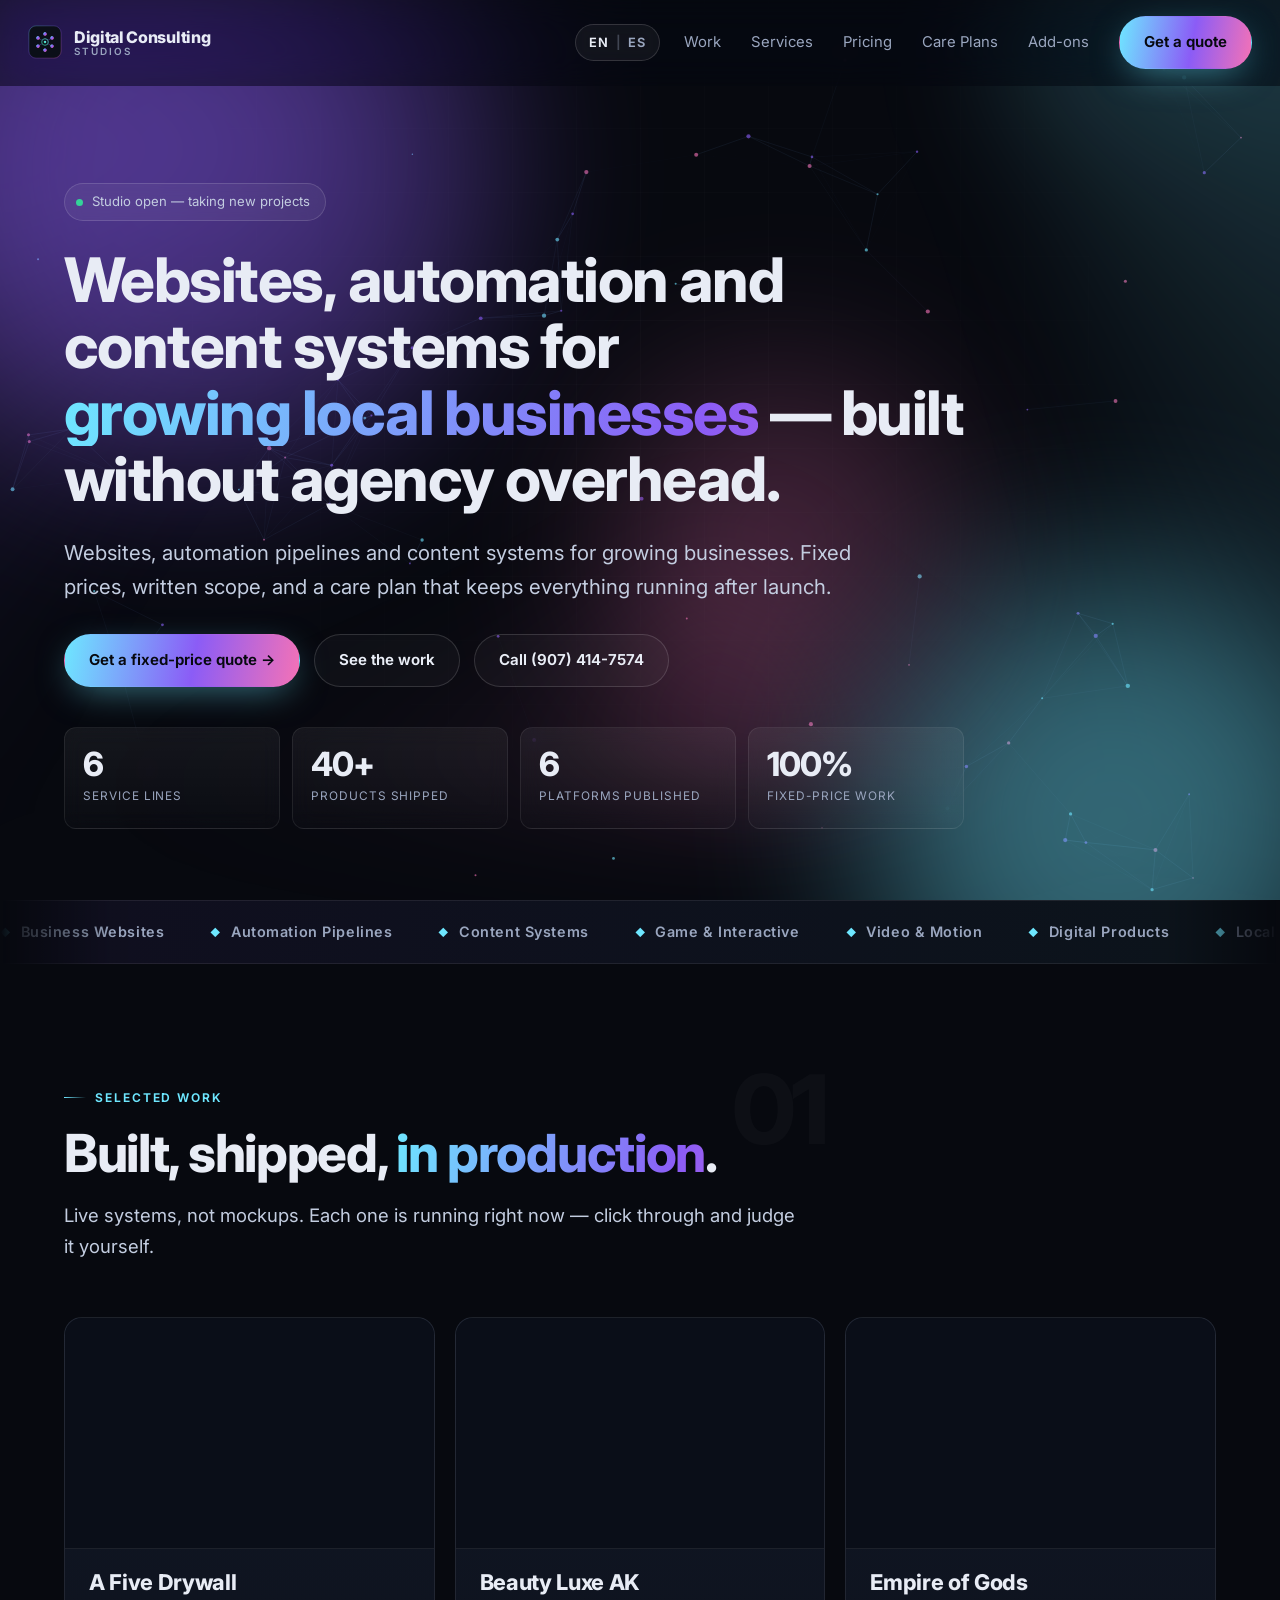
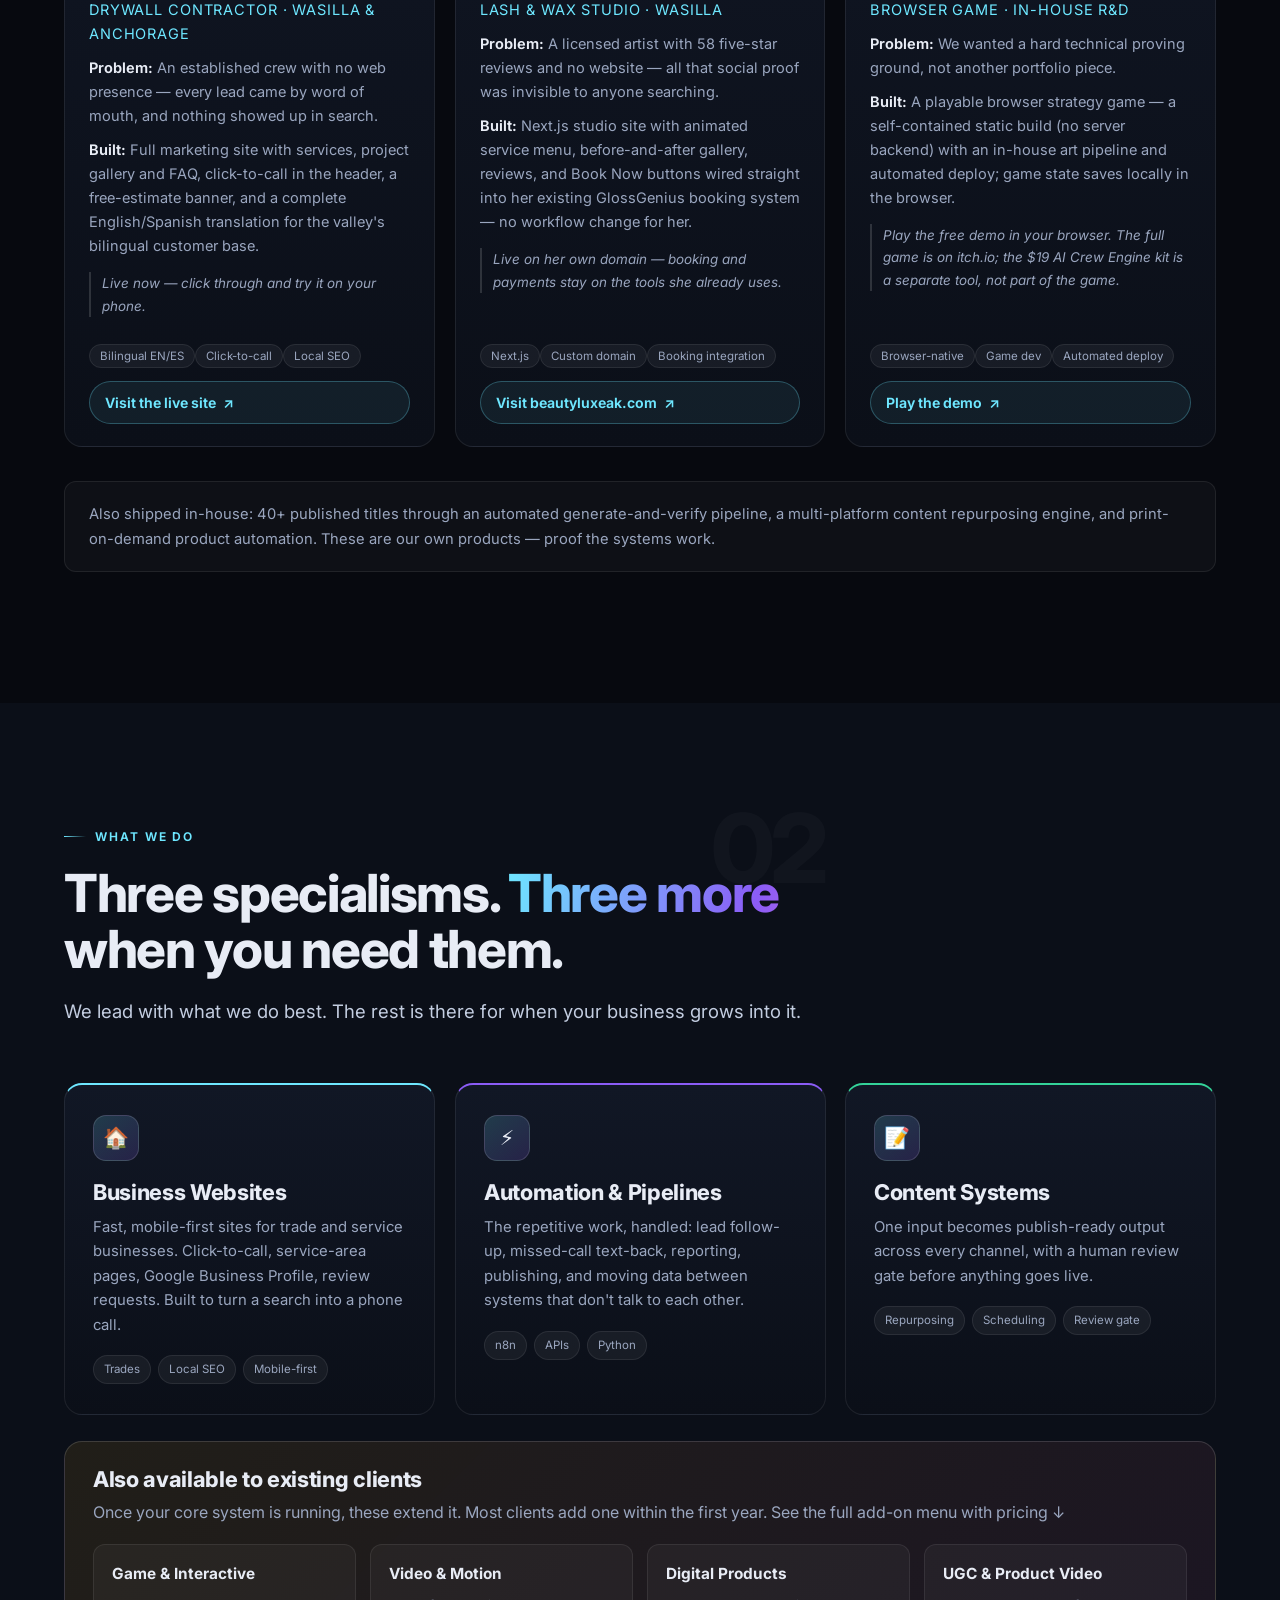
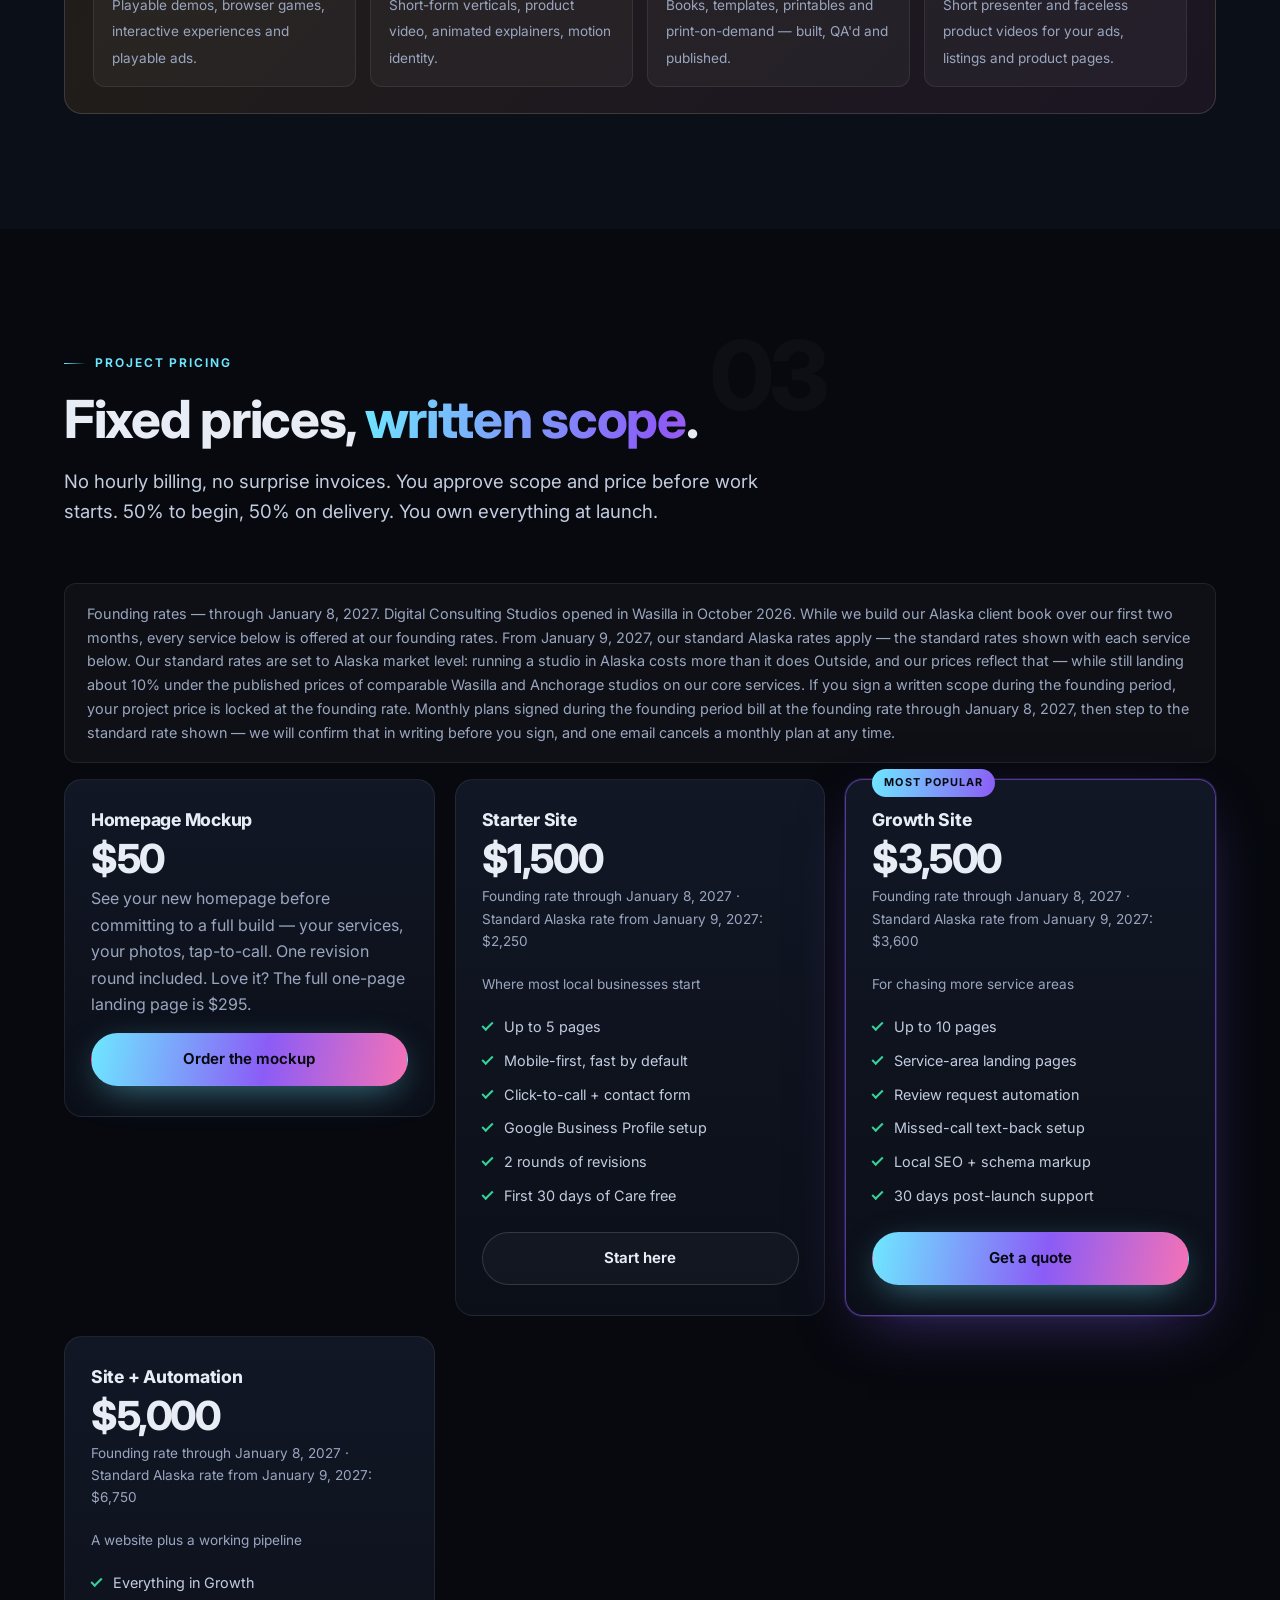
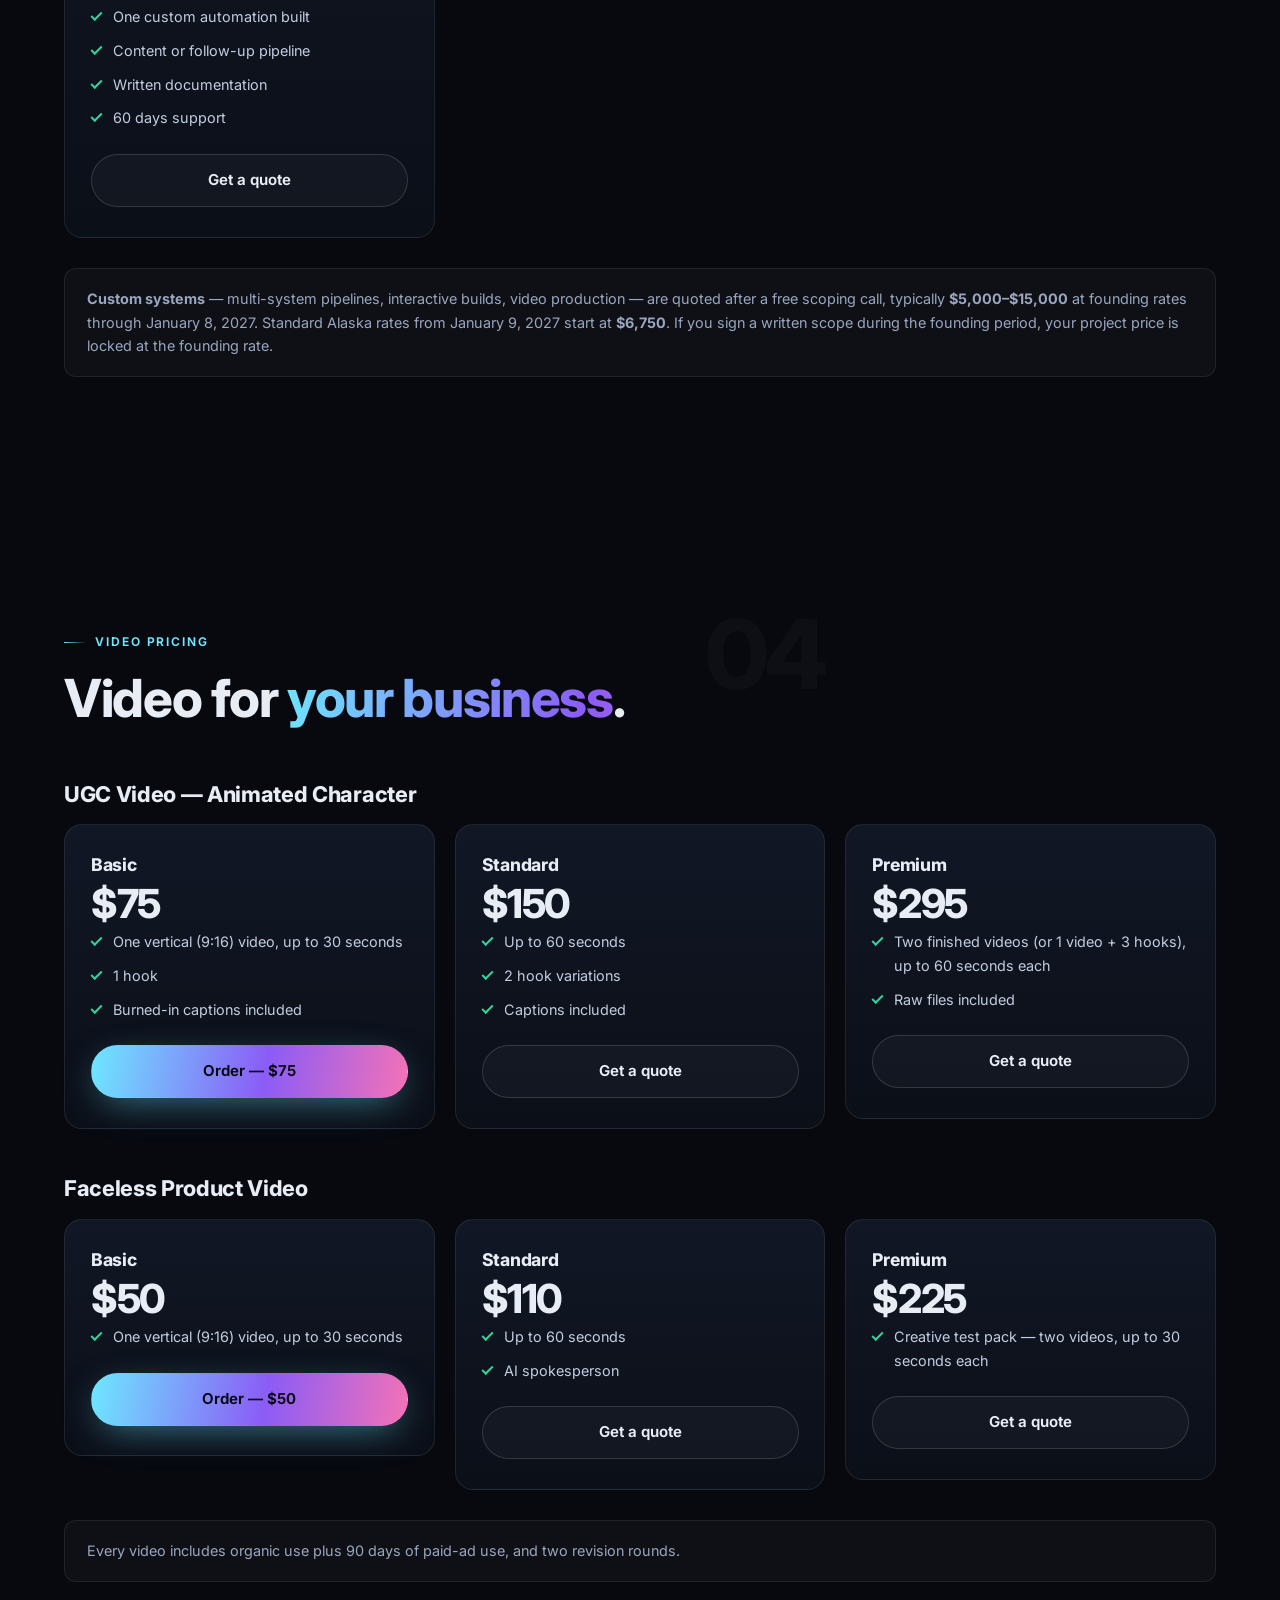
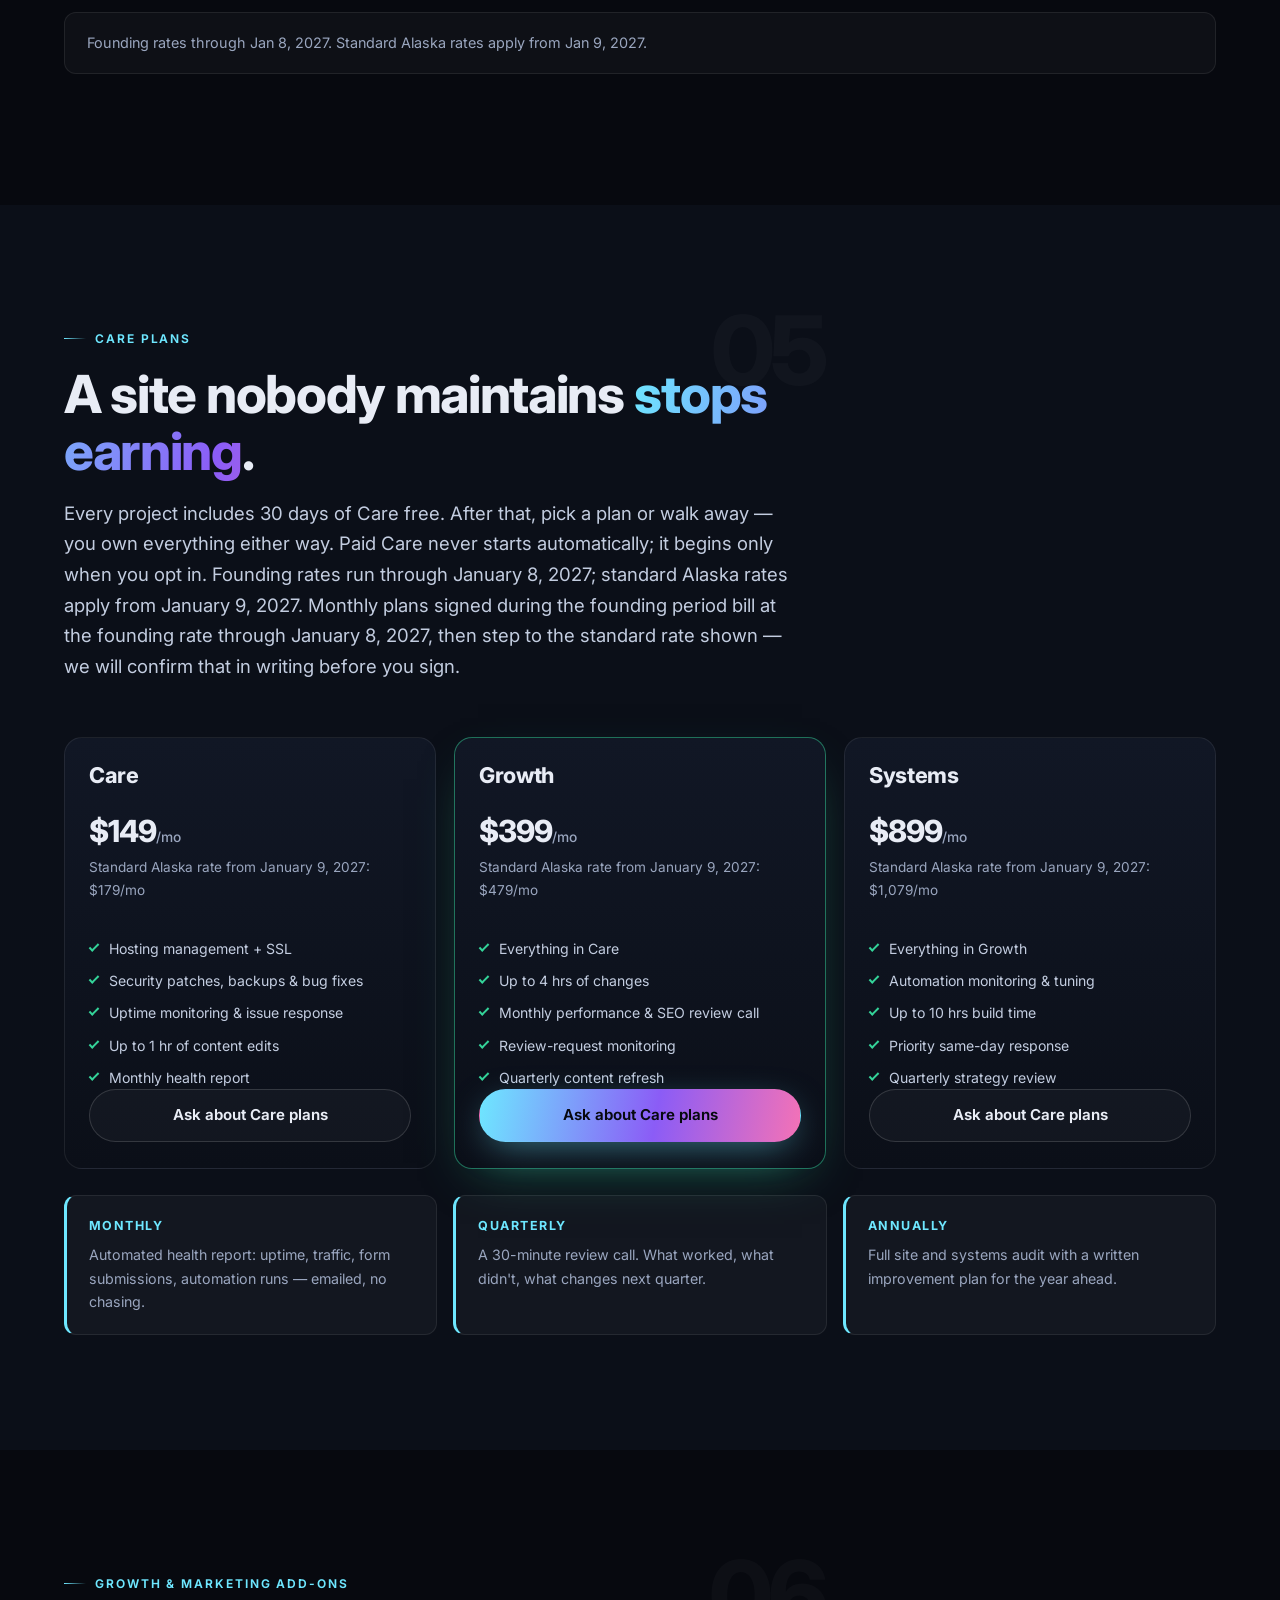
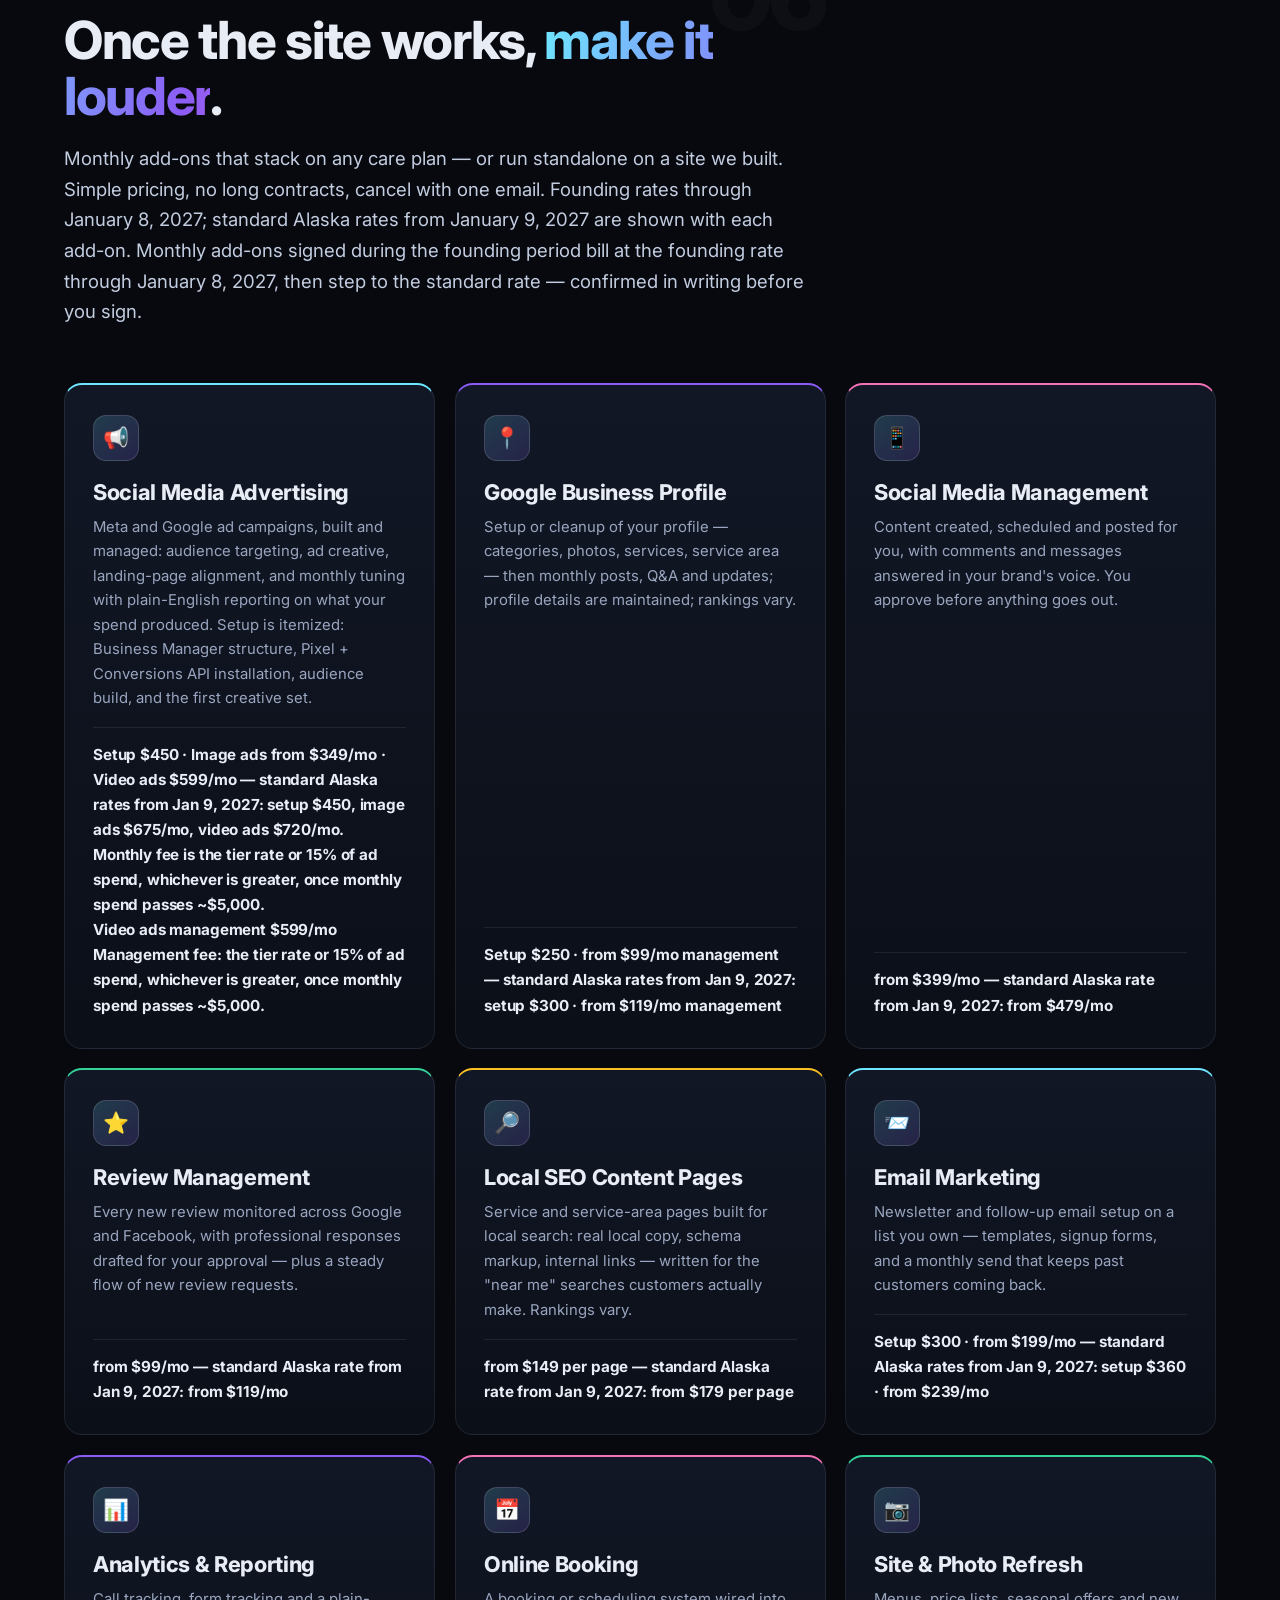
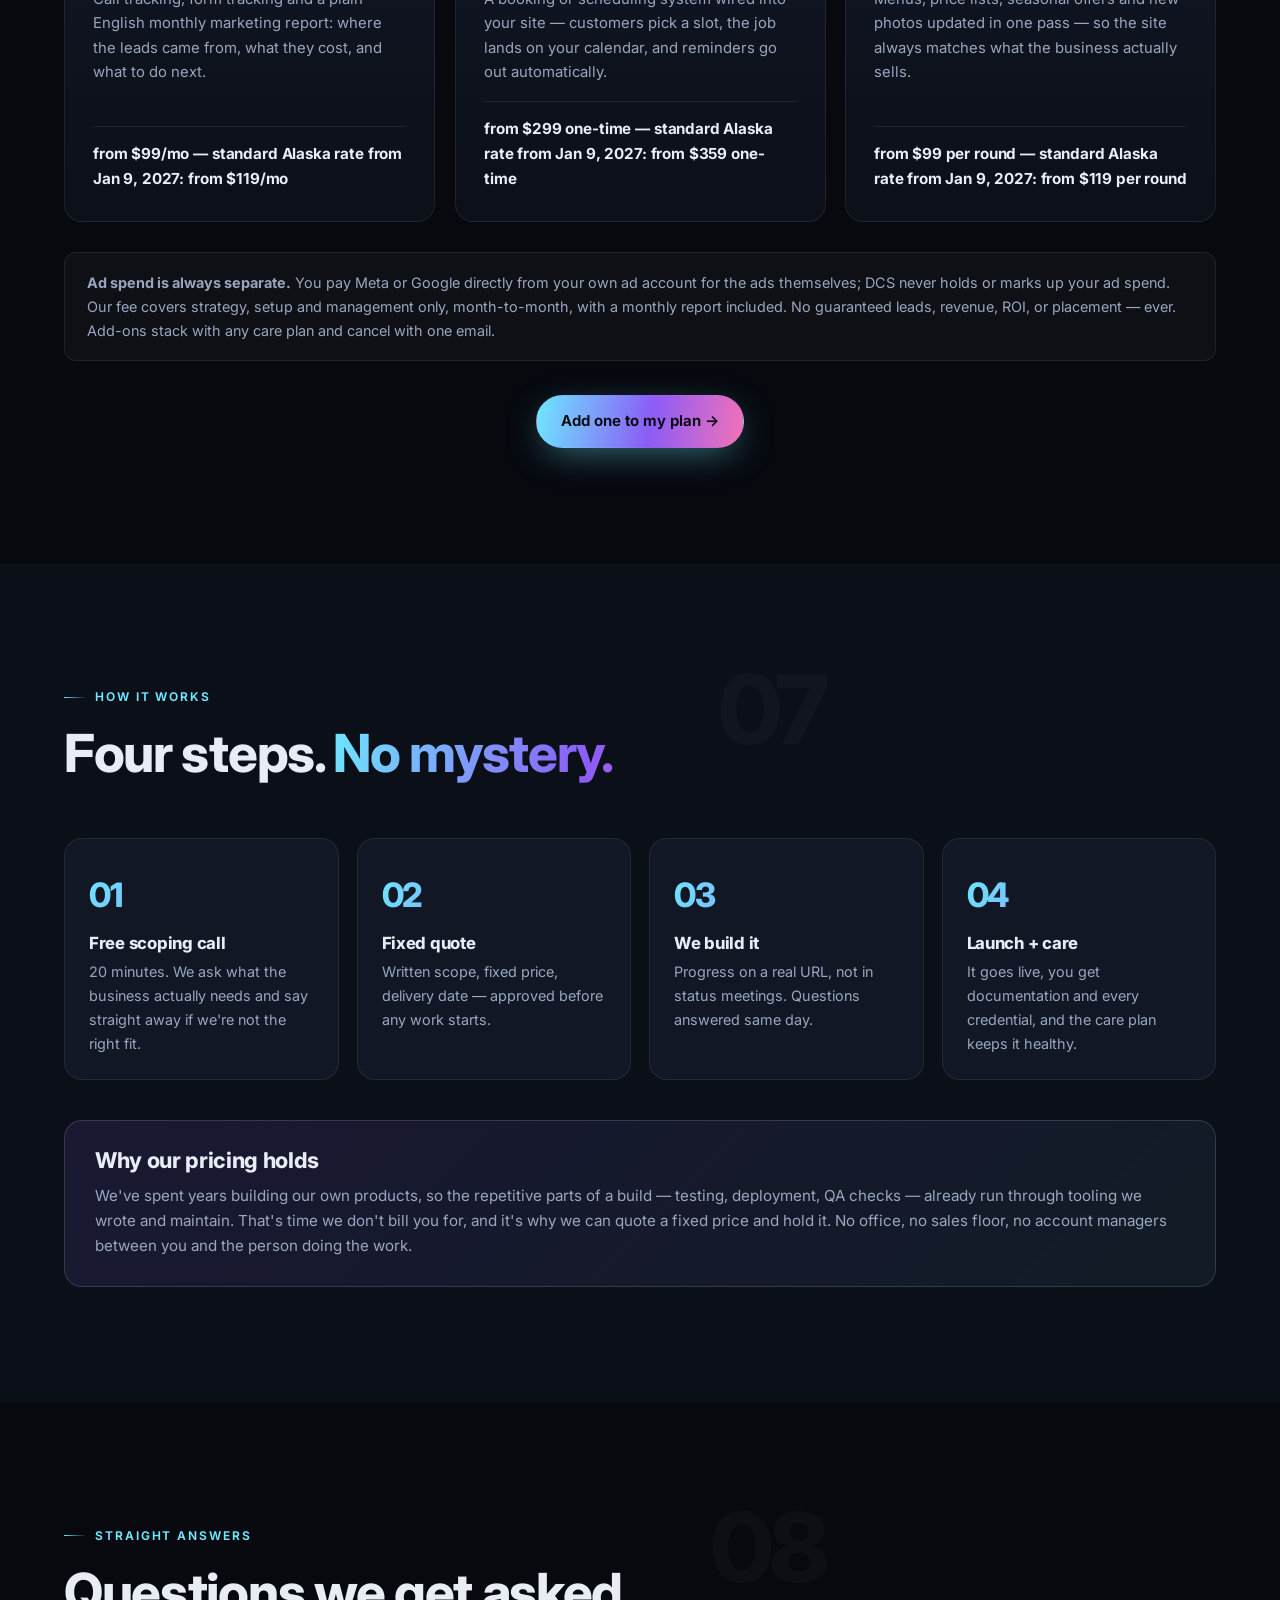
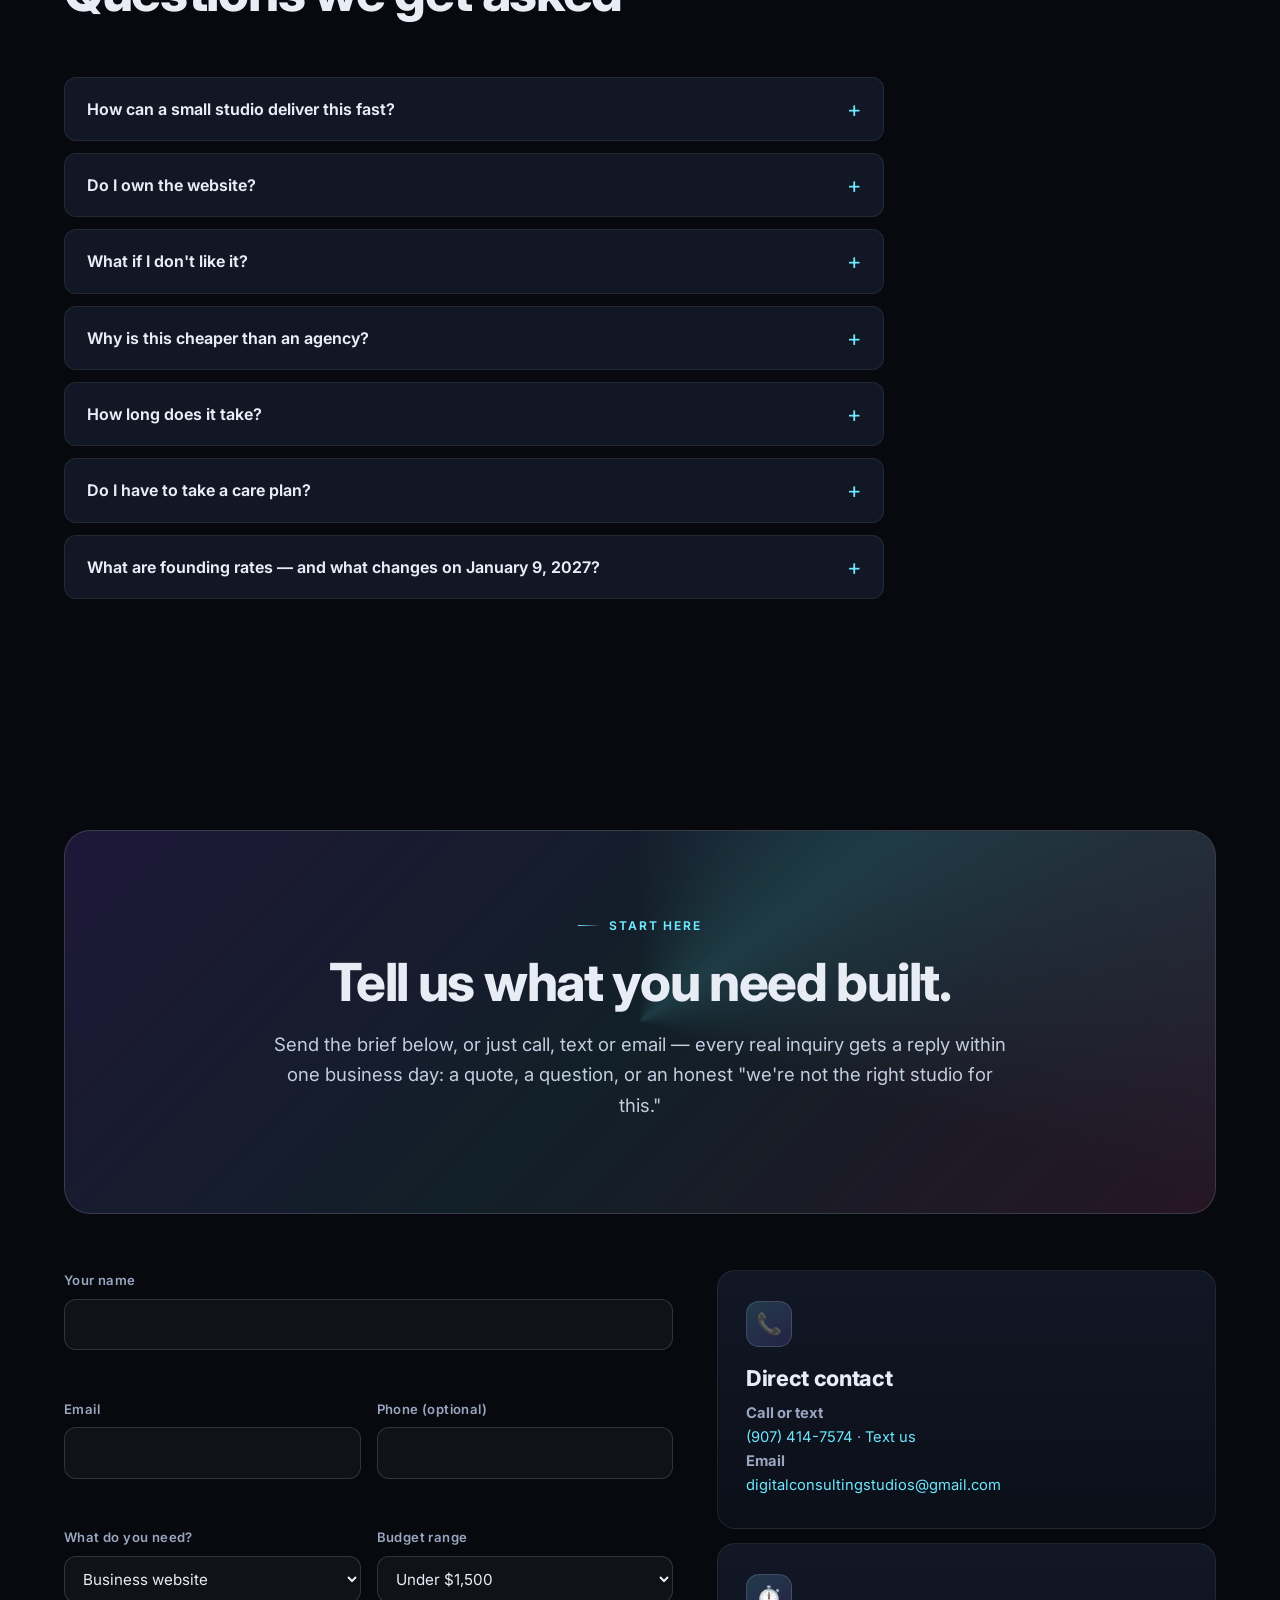
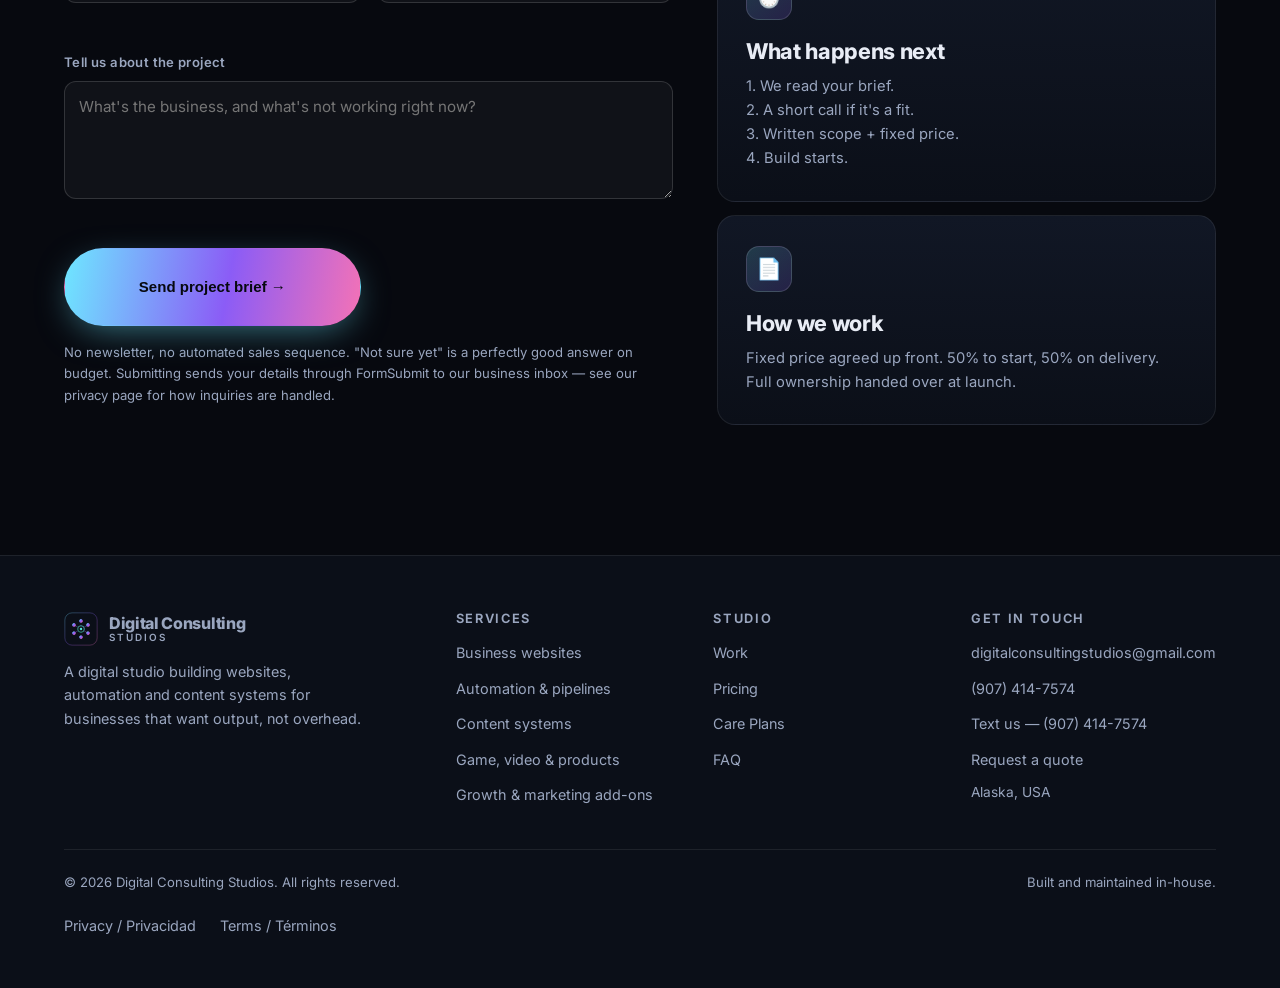
<file: index.html>
<!DOCTYPE html>
<html lang="en">
<head>
<meta charset="utf-8">
<meta name="viewport" content="width=device-width,initial-scale=1">
<title>Digital Consulting Studios — Websites, Automation &amp; Content Systems</title>
<meta name="description" content="A digital studio building websites, automation pipelines and content systems for growing businesses. Fixed prices, monthly care plans, Alaska based.">
<meta name="theme-color" content="#07090f">
<meta property="og:title" content="Digital Consulting Studios">
<meta property="og:description" content="Websites, automation and content systems with fixed pricing. Agency output, no agency overhead.">
<meta property="og:type" content="website">
<link rel="canonical" href="https://mrjcarrazco.github.io/digital-consulting-studios/">
<meta property="og:url" content="https://mrjcarrazco.github.io/digital-consulting-studios/">
<meta property="og:image" content="https://mrjcarrazco.github.io/digital-consulting-studios/assets/logo.svg">
<meta name="twitter:card" content="summary_large_image">
<meta name="twitter:title" content="Digital Consulting Studios">
<meta name="twitter:description" content="Websites, automation and content systems with fixed pricing. Agency output, no agency overhead.">
<meta name="twitter:image" content="https://mrjcarrazco.github.io/digital-consulting-studios/assets/logo.svg">
<script type="application/ld+json">
{
  "@context": "https://schema.org",
  "@type": "ProfessionalService",
  "@id": "https://mrjcarrazco.github.io/digital-consulting-studios/#business",
  "name": "Digital Consulting Studios",
  "description": "Wasilla, Alaska digital studio building websites, automation pipelines and content systems for growing businesses at fixed prices.",
  "url": "https://mrjcarrazco.github.io/digital-consulting-studios/",
  "email": "digitalconsultingstudios@gmail.com",
  "telephone": "+1-907-414-7574",
  "priceRange": "$",
  "address": {
    "@type": "PostalAddress",
    "addressLocality": "Wasilla",
    "addressRegion": "AK",
    "addressCountry": "US"
  },
  "areaServed": [
    {
      "@type": "City",
      "name": "Wasilla"
    },
    {
      "@type": "City",
      "name": "Palmer"
    },
    {
      "@type": "City",
      "name": "Anchorage"
    },
    {
      "@type": "City",
      "name": "Eagle River"
    },
    {
      "@type": "AdministrativeArea",
      "name": "Mat-Su Borough"
    }
  ],
  "openingHoursSpecification": {
    "@type": "OpeningHoursSpecification",
    "dayOfWeek": [
      "Monday",
      "Tuesday",
      "Wednesday",
      "Thursday",
      "Friday"
    ],
    "opens": "09:00",
    "closes": "18:00"
  },
  "sameAs": [
    "https://www.facebook.com/digitalconsultingstudios",
    "https://www.instagram.com/digitalconsultingstudios",
    "https://www.tiktok.com/@digitalconsultingstudios",
    "https://www.youtube.com/@DigitalConsultingStudios"
  ]
}
</script>
<script type="application/ld+json">
{
  "@context": "https://schema.org",
  "@type": "FAQPage",
  "mainEntity": [
    {
      "@type": "Question",
      "name": "How can a small studio deliver this fast?",
      "acceptedAnswer": {
        "@type": "Answer",
        "text": "Years of building our own products means the repetitive parts of a web build are already solved — our testing, deployment and QA tooling is written and battle-tested. We spend our time on the parts that are specific to your business, not reinventing the plumbing. Every client-facing deliverable is reviewed and approved by a person before it ships, and you always have someone to call."
      }
    },
    {
      "@type": "Question",
      "name": "Do I own the website?",
      "acceptedAnswer": {
        "@type": "Answer",
        "text": "Completely. You own the domain, the hosting account and the code. Every credential and the documentation are handed over at launch. We don't hold sites hostage behind a monthly fee — care plans are optional and cancellable any time."
      }
    },
    {
      "@type": "Question",
      "name": "What if I don't like it?",
      "acceptedAnswer": {
        "@type": "Answer",
        "text": "The first payment covers the build to a reviewable state. If what you see doesn't match what we agreed in writing, you don't pay the second half and owe nothing further. Two rounds of revisions are included in every website and video package; the Homepage Mockup includes one revision round."
      }
    },
    {
      "@type": "Question",
      "name": "Why is this cheaper than an agency?",
      "acceptedAnswer": {
        "@type": "Answer",
        "text": "No office, no sales team, no account managers, and automation on the repetitive parts. You're paying for the build, not the overhead wrapped around it."
      }
    },
    {
      "@type": "Question",
      "name": "How long does it take?",
      "acceptedAnswer": {
        "@type": "Answer",
        "text": "Starter Site: typically 1–2 weeks from approved scope. Growth Site: 2–4 weeks. Automation work depends on how many systems are involved and gets a firm date in the written quote. If a date is going to slip, you hear it from us before it does."
      }
    },
    {
      "@type": "Question",
      "name": "Do I have to take a care plan?",
      "acceptedAnswer": {
        "@type": "Answer",
        "text": "No. Every project includes 30 days free. After that, nothing continues and nothing is billed unless you pick a plan — paid Care starts only if you opt in. If you do pick one, cancelling is one email, any time. Plenty of clients self-manage. We just won't pretend an unmaintained site keeps performing."
      }
    },
    {
      "@type": "Question",
      "name": "What are founding rates — and what changes on January 9, 2027?",
      "acceptedAnswer": {
        "@type": "Answer",
        "text": "Founding rates are our first-two-months introductory prices while we build our Alaska client book; they run through January 8, 2027. From January 9, 2027, our standard Alaska rates apply — the standard rate shown with each service. Project prices are locked at the rate in effect when the written scope is signed. Monthly plans step to the standard rate from January 9, 2027, and we confirm that in writing before you sign. Our standard rates are set to Alaska market level: running a studio in Alaska costs more than it does Outside, and our prices reflect that — while still landing about 10% under the published prices of comparable Wasilla and Anchorage studios on our core services."
      }
    }
  ]
}
</script>
<link rel="icon" href="assets/logo.svg" type="image/svg+xml">
<link rel="alternate" hreflang="en" href="https://mrjcarrazco.github.io/digital-consulting-studios/">
<link rel="alternate" hreflang="es" href="https://mrjcarrazco.github.io/digital-consulting-studios/?lang=es">
<link rel="alternate" hreflang="x-default" href="https://mrjcarrazco.github.io/digital-consulting-studios/">
<link rel="preconnect" href="https://fonts.googleapis.com">
<link rel="preconnect" href="https://fonts.gstatic.com" crossorigin>
<link href="https://fonts.googleapis.com/css2?family=Inter:wght@400;500;600;700;800&display=swap" rel="stylesheet">
<link rel="stylesheet" href="css/site.css">
<script>document.documentElement.classList.add('js')</script>
</head>
<body style="background:#07090f;color:#e8ecf5">

<div class="progress" aria-hidden="true"></div>

<!-- ============ NAV ============ -->
<nav class="nav">
  <a class="brand" href="#top">
    <img class="logo-mark" src="assets/logo.svg" alt="Digital Consulting Studios logo" data-i18n-alt="a.logo">
    <span class="brand-text">
      <b>Digital Consulting</b>
      <span>Studios</span>
    </span>
  </a>
  <button class="lang-toggle" type="button" aria-label="Switch language" data-i18n-aria="a.lang"><span data-lang-opt="en" class="on">EN</span><span class="lt-sep" aria-hidden="true">|</span><span data-lang-opt="es">ES</span></button>
  <button class="nav-toggle" aria-label="Menu" data-i18n-aria="a.menu" aria-expanded="false">&#9776;</button>
  <div class="nav-links">
    <a href="#work" data-i18n="nav.work">Work</a>
    <a href="#services" data-i18n="nav.services">Services</a>
    <a href="#pricing" data-i18n="nav.pricing">Pricing</a>
    <a href="#care" data-i18n="nav.care">Care Plans</a>
    <a href="#addons" data-i18n="nav.addons">Add-ons</a>
    <a href="#contact" class="btn btn-primary" data-i18n="nav.quote">Get a quote</a>
  </div>
</nav>

<!-- ============ HERO — v1 canvas + aurora + grid ============ -->
<header class="hero" id="top">
  <canvas id="bg-canvas" aria-hidden="true"></canvas>
  <div class="aurora" aria-hidden="true"></div>
  <div class="grid-overlay" aria-hidden="true"></div>
  <div class="hero-glow a" aria-hidden="true"></div>
  <div class="hero-glow b" aria-hidden="true"></div>
  <div class="hero-glow c" aria-hidden="true"></div>

  <div class="wrap">
    <div class="hero-inner">
      <span class="pill reveal"><span class="dot" aria-hidden="true"></span> <span data-i18n="hero.pill">Studio open — taking new projects</span></span>
      <h1 class="rise" data-i18n="hero.h1">Websites, automation and content systems for <span class="grad">growing local businesses</span> — built without agency overhead.</h1>
      <p class="lead reveal d2" data-i18n="hero.lead">
        Websites, automation pipelines and content systems for growing businesses.
        Fixed prices, written scope, and a care plan that keeps everything running after launch.
      </p>
      <div class="btn-row reveal d3">
        <a href="#contact" class="btn btn-primary" data-i18n="hero.cta1">Get a fixed-price quote →</a>
        <a href="#work" class="btn btn-ghost" data-i18n="hero.cta2">See the work</a>
        <a href="tel:+19074147574" class="btn btn-ghost" data-i18n="hero.call">Call (907) 414-7574</a>
      </div>

      <div class="metrics reveal d4">
        <div class="metric"><b data-count="6" data-suffix="">6</b><span data-i18n="m1">Service lines</span></div>
        <div class="metric"><b data-count="40" data-suffix="+">40+</b><span data-i18n="m2">Products shipped</span></div>
        <div class="metric"><b data-count="6" data-suffix="">6</b><span data-i18n="m3">Platforms published</span></div>
        <div class="metric"><b data-count="100" data-suffix="%">100%</b><span data-i18n="m4">Fixed-price work</span></div>
      </div>
    </div>
  </div>
</header>

<!-- ============ MARQUEE (kept from v1) ============ -->
<div class="marquee" aria-hidden="true">
  <div class="marquee-track">
    <span data-i18n="mq1">Business Websites</span><span data-i18n="mq2">Automation Pipelines</span><span data-i18n="mq3">Content Systems</span>
    <span data-i18n="mq4">Game &amp; Interactive</span><span data-i18n="mq5">Video &amp; Motion</span><span data-i18n="mq6">Digital Products</span>
    <span data-i18n="mq7">Local SEO</span><span data-i18n="mq8">Care Plans</span><span data-i18n="mq9">Fixed Pricing</span>
    <span data-i18n="mq1">Business Websites</span><span data-i18n="mq2">Automation Pipelines</span><span data-i18n="mq3">Content Systems</span>
    <span data-i18n="mq4">Game &amp; Interactive</span><span data-i18n="mq5">Video &amp; Motion</span><span data-i18n="mq6">Digital Products</span>
    <span data-i18n="mq7">Local SEO</span><span data-i18n="mq8">Care Plans</span><span data-i18n="mq9">Fixed Pricing</span>
  </div>
</div>

<!-- ============ WORK / PROOF (v2 substance, v1 canvas visuals) ============ -->
<section id="work">
  <div class="wrap">
    <div class="sec-head">
      <span class="sec-n" aria-hidden="true">01</span>
      <span class="eyebrow reveal" data-i18n="work.eyebrow">Selected work</span>
      <h2 class="reveal d1" data-i18n="work.h2">Built, shipped, <span class="grad">in production</span>.</h2>
      <p class="lead reveal d2" data-i18n="work.lead">
        Live systems, not mockups. Each one is running right now — click through and judge it yourself.
      </p>
    </div>

    <div class="grid c3">
      <article class="case glow-card reveal">
        <div class="case-shot">
          <canvas data-viz="flow" aria-label="Animated pipeline visual" data-i18n-aria="a.viz1"></canvas>
        </div>
        <div class="case-body">
          <h3>A Five Drywall</h3>
          <p class="case-meta" data-i18n="case1.meta">Drywall contractor · Wasilla &amp; Anchorage</p>
          <p data-i18n="case1.problem"><b>Problem:</b> An established crew with no web presence — every lead came by word of mouth, and nothing showed up in search.</p>
          <p data-i18n="case1.built"><b>Built:</b> Full marketing site with services, project gallery and FAQ, click-to-call in the header, a free-estimate banner, and a complete English/Spanish translation for the valley's bilingual customer base.</p>
          <p class="case-note" data-i18n="case1.note">Live now — click through and try it on your phone.</p>
          <div class="tags"><span class="tag" data-i18n="case1.tag1">Bilingual EN/ES</span><span class="tag" data-i18n="case1.tag2">Click-to-call</span><span class="tag" data-i18n="case1.tag3">Local SEO</span></div>
          <a class="case-link" href="https://mrjcarrazco.github.io/afivestar/" target="_blank" rel="noopener" data-i18n="case1.link">Visit the live site <span aria-hidden="true">&#8599;</span></a>
        </div>
      </article>

      <article class="case glow-card reveal d1">
        <div class="case-shot">
          <canvas data-viz="growth" aria-label="Animated growth chart visual" data-i18n-aria="a.viz2"></canvas>
        </div>
        <div class="case-body">
          <h3>Beauty Luxe AK</h3>
          <p class="case-meta" data-i18n="case2.meta">Lash &amp; wax studio · Wasilla</p>
          <p data-i18n="case2.problem"><b>Problem:</b> A licensed artist with 58 five-star reviews and no website — all that social proof was invisible to anyone searching.</p>
          <p data-i18n="case2.built"><b>Built:</b> Next.js studio site with animated service menu, before-and-after gallery, reviews, and Book Now buttons wired straight into her existing GlossGenius booking system — no workflow change for her.</p>
          <p class="case-note" data-i18n="case2.note">Live on her own domain — booking and payments stay on the tools she already uses.</p>
          <div class="tags"><span class="tag" data-i18n="case2.tag1">Next.js</span><span class="tag" data-i18n="case2.tag2">Custom domain</span><span class="tag" data-i18n="case2.tag3">Booking integration</span></div>
          <a class="case-link" href="https://beautyluxeak.com" target="_blank" rel="noopener" data-i18n="case2.link">Visit beautyluxeak.com <span aria-hidden="true">&#8599;</span></a>
        </div>
      </article>

      <article class="case glow-card reveal d2">
        <div class="case-shot">
          <canvas data-viz="cube" aria-label="Rotating 3D wireframe visual" data-i18n-aria="a.viz3"></canvas>
        </div>
        <div class="case-body">
          <h3>Empire of Gods</h3>
          <p class="case-meta" data-i18n="case3.meta">Browser game · in-house R&amp;D</p>
          <p data-i18n="case3.problem"><b>Problem:</b> We wanted a hard technical proving ground, not another portfolio piece.</p>
          <p data-i18n="case3.built"><b>Built:</b> A playable browser strategy game — a self-contained static build (no server backend) with an in-house art pipeline and automated deploy; game state saves locally in the browser.</p>
          <p class="case-note" data-i18n="case3.note">Play the free demo in your browser. The full game is on itch.io; the $19 AI Crew Engine kit is a separate tool, not part of the game.</p>
          <div class="tags"><span class="tag" data-i18n="case3.tag1">Browser-native</span><span class="tag" data-i18n="case3.tag2">Game dev</span><span class="tag" data-i18n="case3.tag3">Automated deploy</span></div>
          <a class="case-link" href="https://mrjcarrazco.github.io/eog/" target="_blank" rel="noopener" data-i18n="case3.link">Play the demo <span aria-hidden="true">&#8599;</span></a>
        </div>
      </article>
    </div>

    <p class="also reveal d3" data-i18n="work.also">
      Also shipped in-house: 40+ published titles through an automated generate-and-verify pipeline,
      a multi-platform content repurposing engine, and print-on-demand product automation.
      These are our own products — proof the systems work.
    </p>
  </div>
</section>

<!-- ============ SERVICES — 3 core + 3 upsell ============ -->
<section id="services" class="alt">
  <div class="wrap">
    <div class="sec-head">
      <span class="sec-n" aria-hidden="true">02</span>
      <span class="eyebrow reveal" data-i18n="sv.eyebrow">What we do</span>
      <h2 class="reveal d1" data-i18n="sv.h2">Three specialisms. <span class="grad">Three more</span> when you need them.</h2>
      <p class="lead reveal d2" data-i18n="sv.lead">
        We lead with what we do best. The rest is there for when your business grows into it.
      </p>
    </div>

    <div class="grid c3">
      <article class="card card-top k1 glow-card reveal">
        <div class="ico" aria-hidden="true">&#127968;</div>
        <h3 data-i18n="s1.h3">Business Websites</h3>
        <p data-i18n="s1.p">Fast, mobile-first sites for trade and service businesses. Click-to-call, service-area pages, Google Business Profile, review requests. Built to turn a search into a phone call.</p>
        <div class="tags"><span class="tag" data-i18n="s1.tag1">Trades</span><span class="tag" data-i18n="s1.tag2">Local SEO</span><span class="tag" data-i18n="s1.tag3">Mobile-first</span></div>
      </article>

      <article class="card card-top k2 glow-card reveal d1">
        <div class="ico" aria-hidden="true">&#9889;</div>
        <h3 data-i18n="s2.h3">Automation &amp; Pipelines</h3>
        <p data-i18n="s2.p">The repetitive work, handled: lead follow-up, missed-call text-back, reporting, publishing, and moving data between systems that don't talk to each other.</p>
        <div class="tags"><span class="tag" data-i18n="s2.tag1">n8n</span><span class="tag" data-i18n="s2.tag2">APIs</span><span class="tag" data-i18n="s2.tag3">Python</span></div>
      </article>

      <article class="card card-top k4 glow-card reveal d2">
        <div class="ico" aria-hidden="true">&#128221;</div>
        <h3 data-i18n="s3.h3">Content Systems</h3>
        <p data-i18n="s3.p">One input becomes publish-ready output across every channel, with a human review gate before anything goes live.</p>
        <div class="tags"><span class="tag" data-i18n="s3.tag1">Repurposing</span><span class="tag" data-i18n="s3.tag2">Scheduling</span><span class="tag" data-i18n="s3.tag3">Review gate</span></div>
      </article>
    </div>

    <div class="upsell reveal d3">
      <h3 data-i18n="up.h3">Also available to existing clients</h3>
      <p data-i18n="up.p">Once your core system is running, these extend it. Most clients add one within the first year. <a href="#addons">See the full add-on menu with pricing ↓</a></p>
      <div class="upsell-items">
        <div class="upsell-item"><b data-i18n="up1.b">Game &amp; Interactive</b><span data-i18n="up1.s">Playable demos, browser games, interactive experiences and playable ads.</span></div>
        <div class="upsell-item"><b data-i18n="up2.b">Video &amp; Motion</b><span data-i18n="up2.s">Short-form verticals, product video, animated explainers, motion identity.</span></div>
        <div class="upsell-item"><b data-i18n="up3.b">Digital Products</b><span data-i18n="up3.s">Books, templates, printables and print-on-demand — built, QA'd and published.</span></div>
        <div class="upsell-item"><b data-i18n="up4.b">UGC &amp; Product Video</b><span data-i18n="up4.s">Short presenter and faceless product videos for your ads, listings and product pages.</span></div>
      </div>
    </div>
  </div>
</section>
<!-- ============ PRICING ============ -->
<section id="pricing">
  <div class="wrap">
    <div class="sec-head">
      <span class="sec-n" aria-hidden="true">03</span>
      <span class="eyebrow reveal" data-i18n="pr.eyebrow">Project pricing</span>
      <h2 class="reveal d1" data-i18n="pr.h2">Fixed prices, <span class="grad">written scope</span>.</h2>
      <p class="lead reveal d2" data-i18n="pr.lead">
        No hourly billing, no surprise invoices. You approve scope and price before work starts.
        50% to begin, 50% on delivery. You own everything at launch.
      </p>
    </div>

    <p class="price-foot reveal d3" data-i18n="pr.founding">
      Founding rates — through January 8, 2027. Digital Consulting Studios opened in Wasilla in October 2026. While we build our Alaska client book over our first two months, every service below is offered at our founding rates. From January 9, 2027, our standard Alaska rates apply — the standard rates shown with each service below. Our standard rates are set to Alaska market level: running a studio in Alaska costs more than it does Outside, and our prices reflect that — while still landing about 10% under the published prices of comparable Wasilla and Anchorage studios on our core services. If you sign a written scope during the founding period, your project price is locked at the founding rate. Monthly plans signed during the founding period bill at the founding rate through January 8, 2027, then step to the standard rate shown — we will confirm that in writing before you sign, and one email cancels a monthly plan at any time.
    </p>

    <div class="grid c3 price-grid"><article class="price glow-card reveal"><h3 data-i18n="vd.mockup.h3">Homepage Mockup</h3><div class="amount">$50</div><p data-i18n="vd.mockup.p">See your new homepage before committing to a full build — your services, your photos, tap-to-call. One revision round included. Love it? The full one-page landing page is $295.</p><a href="https://buy.stripe.com/4gMbJ1347cQreCoeifdjO02" class="btn btn-primary full" target="_blank" rel="noopener" data-i18n="vd.mockup.order">Order the mockup</a></article>
      <article class="price glow-card reveal">
        <h3 data-i18n="p1.h3">Starter Site</h3>
        <div class="amount">$1,500</div>
        <p class="price-sub" data-i18n="p1.std">Founding rate through January 8, 2027 · Standard Alaska rate from January 9, 2027: $2,250</p>
        <p class="price-sub" data-i18n="p1.sub">Where most local businesses start</p>
        <ul>
          <li data-i18n="p1.l1">Up to 5 pages</li>
          <li data-i18n="p1.l2">Mobile-first, fast by default</li>
          <li data-i18n="p1.l3">Click-to-call + contact form</li>
          <li data-i18n="p1.l4">Google Business Profile setup</li>
          <li data-i18n="p1.l5">2 rounds of revisions</li>
          <li data-i18n="p1.l6">First 30 days of Care free</li>
        </ul>
        <a href="#contact" class="btn btn-ghost full" data-i18n="p1.cta">Start here</a>
      </article>

      <article class="price featured glow-card reveal d1">
        <span class="price-badge" data-i18n="p2.badge">Most popular</span>
        <h3 data-i18n="p2.h3">Growth Site</h3>
        <div class="amount">$3,500</div>
        <p class="price-sub" data-i18n="p2.std">Founding rate through January 8, 2027 · Standard Alaska rate from January 9, 2027: $3,600</p>
        <p class="price-sub" data-i18n="p2.sub">For chasing more service areas</p>
        <ul>
          <li data-i18n="p2.l1">Up to 10 pages</li>
          <li data-i18n="p2.l2">Service-area landing pages</li>
          <li data-i18n="p2.l3">Review request automation</li>
          <li data-i18n="p2.l4">Missed-call text-back setup</li>
          <li data-i18n="p2.l5">Local SEO + schema markup</li>
          <li data-i18n="p2.l6">30 days post-launch support</li>
        </ul>
        <a href="#contact" class="btn btn-primary full" data-i18n="nav.quote">Get a quote</a>
      </article>

      <article class="price glow-card reveal d2">
        <h3 data-i18n="p3.h3">Site + Automation</h3>
        <div class="amount">$5,000</div>
        <p class="price-sub" data-i18n="p3.std">Founding rate through January 8, 2027 · Standard Alaska rate from January 9, 2027: $6,750</p>
        <p class="price-sub" data-i18n="p3.sub">A website plus a working pipeline</p>
        <ul>
          <li data-i18n="p3.l1">Everything in Growth</li>
          <li data-i18n="p3.l2">One custom automation built</li>
          <li data-i18n="p3.l3">Content or follow-up pipeline</li>
          <li data-i18n="p3.l4">Written documentation</li>
          <li data-i18n="p3.l5">60 days support</li>
        </ul>
        <a href="#contact" class="btn btn-ghost full" data-i18n="nav.quote">Get a quote</a>
      </article>
    </div>

    <p class="price-foot reveal d3" data-i18n="pr.foot">
      <b>Custom systems</b> — multi-system pipelines, interactive builds, video production —
      are quoted after a free scoping call, typically <b>$5,000–$15,000</b>.
    </p>
  </div>
</section>

<!-- ============ VIDEO PRICING ============ -->
<section id="video">
<div class="wrap">
<div class="sec-head">
<span class="sec-n" aria-hidden="true">04</span>
<span class="eyebrow reveal" data-i18n="vd.eyebrow">Video pricing</span>
<h2 class="reveal d1" data-i18n="vd.h2">Video for <span class="grad">your business</span>.</h2>
</div>
<h3 class="reveal" data-i18n="vd.ugc.h3">UGC Video — Animated Character</h3>
<div class="grid c3 price-grid">
<article class="price glow-card reveal">
<h3 data-i18n="vd.ugc.b.h3">Basic</h3>
<div class="amount">$75</div>
<ul>
<li data-i18n="vd.ugc.b.l1">One vertical (9:16) video, up to 30 seconds</li>
<li data-i18n="vd.ugc.b.l2">1 hook</li>
  <li data-i18n="vd.ugc.b.l3">Burned-in captions included</li>
</ul>
<a href="https://buy.stripe.com/fZu9AT3476s38e0eifdjO00" class="btn btn-primary full" target="_blank" rel="noopener" data-i18n="vd.ugc.b.order">Order — $75</a>
</article>
<article class="price glow-card reveal d1">
<h3 data-i18n="vd.ugc.s.h3">Standard</h3>
<div class="amount">$150</div>
<ul>
<li data-i18n="vd.ugc.s.l1">Up to 60 seconds</li>
<li data-i18n="vd.ugc.s.l2">2 hook variations</li>
<li data-i18n="vd.ugc.s.l3">Captions included</li>
</ul>
<a href="#contact" class="btn btn-ghost full" data-i18n="nav.quote">Get a quote</a>
</article>
<article class="price glow-card reveal d2">
<h3 data-i18n="vd.ugc.p.h3">Premium</h3>
<div class="amount">$295</div>
<ul>
<li data-i18n="vd.ugc.p.l1">Two finished videos (or 1 video + 3 hooks), up to 60 seconds each</li>
<li data-i18n="vd.ugc.p.l2">Raw files included</li>
</ul>
<a href="#contact" class="btn btn-ghost full" data-i18n="nav.quote">Get a quote</a>
</article>
</div>
<h3 class="reveal" style="margin-top:48px" data-i18n="vd.fc.h3">Faceless Product Video</h3>
<div class="grid c3 price-grid">
<article class="price glow-card reveal">
<h3 data-i18n="vd.fc.b.h3">Basic</h3>
<div class="amount">$50</div>
<ul>
<li data-i18n="vd.fc.b.l1">One vertical (9:16) video, up to 30 seconds</li>
</ul>
<a href="https://buy.stripe.com/fZu7sL0VZ7w7gKw7TRdjO01" class="btn btn-primary full" target="_blank" rel="noopener" data-i18n="vd.fc.b.order">Order — $50</a>
</article>
<article class="price glow-card reveal d1">
<h3 data-i18n="vd.fc.s.h3">Standard</h3>
<div class="amount">$110</div>
<ul>
<li data-i18n="vd.fc.s.l1">Up to 60 seconds</li>
<li data-i18n="vd.fc.s.l2">AI spokesperson</li>
</ul>
<a href="#contact" class="btn btn-ghost full" data-i18n="nav.quote">Get a quote</a>
</article>
<article class="price glow-card reveal d2">
<h3 data-i18n="vd.fc.p.h3">Premium</h3>
<div class="amount">$225</div>
<ul>
<li data-i18n="vd.fc.p.l1">Creative test pack — two videos, up to 30 seconds each</li>
</ul>
<a href="#contact" class="btn btn-ghost full" data-i18n="nav.quote">Get a quote</a>
</article>
</div>
<p class="price-foot reveal d3" data-i18n="vd.note">Every video includes organic use plus 90 days of paid-ad use, and two revision rounds.</p>
<p class="price-foot reveal d3" data-i18n="vd.founding">Founding rates through Jan 8, 2027. Standard Alaska rates apply from Jan 9, 2027.</p>
</div>
</section>

<!-- ============ CARE PLANS (monthly maintenance + reviews) ============ -->
<section id="care" class="alt">
  <div class="wrap">
    <div class="sec-head">
      <span class="sec-n" aria-hidden="true">05</span>
      <span class="eyebrow reveal" data-i18n="care.eyebrow">Care plans</span>
      <h2 class="reveal d1" data-i18n="care.h2">A site nobody maintains <span class="grad">stops earning</span>.</h2>
      <p class="lead reveal d2" data-i18n="care.lead">
        Every project includes 30 days of Care free. After that, pick a plan or walk away —
        you own everything either way. Paid Care never starts automatically; it begins only when you opt in.
      </p>
    </div>

    <div class="plan-grid">
      <article class="plan reveal">
        <h3 data-i18n="c1.h3">Care</h3>
        <div class="pm">$149<small data-i18n="care.mo">/mo</small></div>
        <p class="price-sub" data-i18n="c1.std">Standard Alaska rate from January 9, 2027: $179/mo</p>
        <ul>
          <li data-i18n="c1.l1">Hosting management + SSL</li>
          <li data-i18n="c1.l2">Security patches, backups &amp; bug fixes</li>
          <li data-i18n="c1.l3">Uptime monitoring &amp; issue response</li>
          <li data-i18n="c1.l4">Up to 1 hr of content edits</li>
          <li data-i18n="c1.l5">Monthly health report</li>
        </ul>
        <a href="#contact" class="btn btn-ghost full" data-i18n="care.cta">Ask about Care plans</a>
      </article>

      <article class="plan pick reveal d1">
        <h3 data-i18n="c2.h3">Growth</h3>
        <div class="pm">$399<small data-i18n="care.mo">/mo</small></div>
        <p class="price-sub" data-i18n="c2.std">Standard Alaska rate from January 9, 2027: $479/mo</p>
        <ul>
          <li data-i18n="c2.l1">Everything in Care</li>
          <li data-i18n="c2.l2">Up to 4 hrs of changes</li>
          <li data-i18n="c2.l3">Monthly performance &amp; SEO review call</li>
          <li data-i18n="c2.l4">Review-request monitoring</li>
          <li data-i18n="c2.l5">Quarterly content refresh</li>
        </ul>
        <a href="#contact" class="btn btn-primary full" data-i18n="care.cta">Ask about Care plans</a>
      </article>

      <article class="plan reveal d2">
        <h3 data-i18n="c3.h3">Systems</h3>
        <div class="pm">$899<small data-i18n="care.mo">/mo</small></div>
        <p class="price-sub" data-i18n="c3.std">Standard Alaska rate from January 9, 2027: $1,079/mo</p>
        <ul>
          <li data-i18n="c3.l1">Everything in Growth</li>
          <li data-i18n="c3.l2">Automation monitoring &amp; tuning</li>
          <li data-i18n="c3.l3">Up to 10 hrs build time</li>
          <li data-i18n="c3.l4">Priority same-day response</li>
          <li data-i18n="c3.l5">Quarterly strategy review</li>
        </ul>
        <a href="#contact" class="btn btn-ghost full" data-i18n="care.cta">Ask about Care plans</a>
      </article>
    </div>

    <div class="cadence reveal d3">
      <div class="cad"><b data-i18n="cad1.b">Monthly</b><p data-i18n="cad1.p">Automated health report: uptime, traffic, form submissions, automation runs — emailed, no chasing.</p></div>
      <div class="cad"><b data-i18n="cad2.b">Quarterly</b><p data-i18n="cad2.p">A 30-minute review call. What worked, what didn't, what changes next quarter.</p></div>
      <div class="cad"><b data-i18n="cad3.b">Annually</b><p data-i18n="cad3.p">Full site and systems audit with a written improvement plan for the year ahead.</p></div>
    </div>
  </div>
</section>
<!-- ============ GROWTH & MARKETING ADD-ONS ============ -->
<section id="addons">
  <div class="wrap">
    <div class="sec-head">
      <span class="sec-n" aria-hidden="true">06</span>
      <span class="eyebrow reveal" data-i18n="ad.eyebrow">Growth &amp; marketing add-ons</span>
      <h2 class="reveal d1" data-i18n="ad.h2">Once the site works, <span class="grad">make it louder</span>.</h2>
      <p class="lead reveal d2" data-i18n="ad.lead">
        Monthly add-ons that stack on any care plan — or run standalone on a site we built.
        Simple pricing, no long contracts, cancel with one email.
      </p>
    </div>

    <div class="grid c3 addon-grid">
      <article class="card card-top k1 glow-card reveal">
        <div class="ico" aria-hidden="true">&#128226;</div>
        <h3 data-i18n="ad1.h3">Social Media Advertising</h3>
        <p data-i18n="ad1.p">Meta and Google ad campaigns, built and managed: audience targeting, ad creative, landing-page alignment, and monthly tuning with plain-English reporting on what your spend produced.</p>
        <div class="addon-price" data-i18n="ad1.price">Setup $450 · from $349/mo management<br>Video ads management $599/mo<br>Management fee: the tier rate or 15% of ad spend, whichever is greater, once monthly spend passes ~$5,000.</div>
      </article>

      <article class="card card-top k2 glow-card reveal d1">
        <div class="ico" aria-hidden="true">&#128205;</div>
        <h3 data-i18n="ad2.h3">Google Business Profile</h3>
        <p data-i18n="ad2.p">Setup or cleanup of your profile — categories, photos, services, service area — then monthly posts, Q&amp;A and updates; profile details are maintained; rankings vary.</p>
        <div class="addon-price" data-i18n="ad2.price">Setup $250 · from $99/mo management</div>
      </article>

      <article class="card card-top k3 glow-card reveal d2">
        <div class="ico" aria-hidden="true">&#128241;</div>
        <h3 data-i18n="ad3.h3">Social Media Management</h3>
        <p data-i18n="ad3.p">Content created, scheduled and posted for you, with comments and messages answered in your brand's voice. You approve before anything goes out.</p>
        <div class="addon-price" data-i18n="ad3.price">from $399/mo</div>
      </article>

      <article class="card card-top k4 glow-card reveal">
        <div class="ico" aria-hidden="true">&#11088;</div>
        <h3 data-i18n="ad4.h3">Review Management</h3>
        <p data-i18n="ad4.p">Every new review monitored across Google and Facebook, with professional responses drafted for your approval — plus a steady flow of new review requests.</p>
        <div class="addon-price" data-i18n="ad4.price">from $99/mo</div>
      </article>

      <article class="card card-top k5 glow-card reveal d1">
        <div class="ico" aria-hidden="true">&#128270;</div>
        <h3 data-i18n="ad5.h3">Local SEO Content Pages</h3>
        <p data-i18n="ad5.p">Service and service-area pages built for local search: real local copy, schema markup, internal links — written for the "near me" searches customers actually make. Rankings vary.</p>
        <div class="addon-price" data-i18n="ad5.price">from $149 per page</div>
      </article>

      <article class="card card-top k1 glow-card reveal d2">
        <div class="ico" aria-hidden="true">&#128232;</div>
        <h3 data-i18n="ad6.h3">Email Marketing</h3>
        <p data-i18n="ad6.p">Newsletter and follow-up email setup on a list you own — templates, signup forms, and a monthly send that keeps past customers coming back.</p>
        <div class="addon-price" data-i18n="ad6.price">Setup $300 · from $199/mo</div>
      </article>

      <article class="card card-top k2 glow-card reveal">
        <div class="ico" aria-hidden="true">&#128202;</div>
        <h3 data-i18n="ad7.h3">Analytics &amp; Reporting</h3>
        <p data-i18n="ad7.p">Call tracking, form tracking and a plain-English monthly marketing report: where the leads came from, what they cost, and what to do next.</p>
        <div class="addon-price" data-i18n="ad7.price">from $99/mo</div>
      </article>

      <article class="card card-top k3 glow-card reveal d1">
        <div class="ico" aria-hidden="true">&#128197;</div>
        <h3 data-i18n="ad8.h3">Online Booking</h3>
        <p data-i18n="ad8.p">A booking or scheduling system wired into your site — customers pick a slot, the job lands on your calendar, and reminders go out automatically.</p>
        <div class="addon-price" data-i18n="ad8.price">from $299 one-time</div>
      </article>

      <article class="card card-top k4 glow-card reveal d2">
        <div class="ico" aria-hidden="true">&#128247;</div>
        <h3 data-i18n="ad9.h3">Site &amp; Photo Refresh</h3>
        <p data-i18n="ad9.p">Menus, price lists, seasonal offers and new photos updated in one pass — so the site always matches what the business actually sells.</p>
        <div class="addon-price" data-i18n="ad9.price">from $99 per round</div>
      </article>
    </div>

    <p class="price-foot reveal d3" data-i18n="ad.note">
      <b>Ad spend is always separate.</b> You pay Meta or Google directly for the ads themselves;
      our fee covers strategy, setup and management only — we never mark up your spend.
      Add-ons stack with any care plan and cancel with one email.
    </p>

    <div class="addon-cta reveal d3">
      <a href="#contact" class="btn btn-primary" data-i18n="ad.cta">Add one to my plan →</a>
    </div>
  </div>
</section>

<!-- ============ PROCESS ============ -->
<section id="process" class="alt">
  <div class="wrap">
    <div class="sec-head">
      <span class="sec-n" aria-hidden="true">07</span>
      <span class="eyebrow reveal" data-i18n="ps.eyebrow">How it works</span>
      <h2 class="reveal d1" data-i18n="ps.h2">Four steps. <span class="grad">No mystery.</span></h2>
    </div>
    <div class="steps">
      <div class="step reveal"><h3 data-i18n="st1.h3">Free scoping call</h3><p data-i18n="st1.p">20 minutes. We ask what the business actually needs and say straight away if we're not the right fit.</p></div>
      <div class="step reveal d1"><h3 data-i18n="st2.h3">Fixed quote</h3><p data-i18n="st2.p">Written scope, fixed price, delivery date — approved before any work starts.</p></div>
      <div class="step reveal d2"><h3 data-i18n="st3.h3">We build it</h3><p data-i18n="st3.p">Progress on a real URL, not in status meetings. Questions answered same day.</p></div>
      <div class="step reveal d3"><h3 data-i18n="st4.h3">Launch + care</h3><p data-i18n="st4.p">It goes live, you get documentation and every credential, and the care plan keeps it healthy.</p></div>
    </div>

    <div class="engine-note reveal d2">
      <h3 data-i18n="eng.h3">Why our pricing holds</h3>
      <p data-i18n="eng.p">
        We've spent years building our own products, so the repetitive parts of a build — testing,
        deployment, QA checks — already run through tooling we wrote and maintain. That's time we
        don't bill you for, and it's why we can quote a fixed price and hold it. No office, no sales
        floor, no account managers between you and the person doing the work.
      </p>
    </div>
  </div>
</section>
<!-- ============ FAQ ============ -->
<section id="faq">
  <div class="wrap">
    <div class="sec-head">
      <span class="sec-n" aria-hidden="true">08</span>
      <span class="eyebrow reveal" data-i18n="faq.eyebrow">Straight answers</span>
      <h2 class="reveal d1" data-i18n="faq.h2">Questions we get asked</h2>
    </div>
    <div class="faq reveal d1">
      <details>
        <summary data-i18n="q1.s">How can a small studio deliver this fast?</summary>
        <p data-i18n="q1.p">Years of building our own products means the repetitive parts of a web build are already solved — our testing, deployment and QA tooling is written and battle-tested. We spend our time on the parts that are specific to your business, not reinventing the plumbing. Every client-facing deliverable is reviewed and approved by a person before it ships, and you always have someone to call.</p>
      </details>
      <details>
        <summary data-i18n="q2.s">Do I own the website?</summary>
        <p data-i18n="q2.p">Completely. You own the domain, the hosting account and the code. Every credential and the documentation are handed over at launch. We don't hold sites hostage behind a monthly fee — care plans are optional and cancellable any time.</p>
      </details>
      <details>
        <summary data-i18n="q3.s">What if I don't like it?</summary>
        <p data-i18n="q3.p">The first payment covers the build to a reviewable state. If what you see doesn't match what we agreed in writing, you don't pay the second half and owe nothing further. Two rounds of revisions are included in every website and video package; the Homepage Mockup includes one revision round.</p>
      </details>
      <details>
        <summary data-i18n="q4.s">Why is this cheaper than an agency?</summary>
        <p data-i18n="q4.p">No office, no sales team, no account managers, and automation on the repetitive parts. You're paying for the build, not the overhead wrapped around it.</p>
      </details>
      <details>
        <summary data-i18n="q5.s">How long does it take?</summary>
        <p data-i18n="q5.p">Starter Site: typically 1–2 weeks from approved scope. Growth Site: 2–4 weeks. Automation work depends on how many systems are involved and gets a firm date in the written quote. If a date is going to slip, you hear it from us before it does.</p>
      </details>
      <details>
        <summary data-i18n="q6.s">Do I have to take a care plan?</summary>
        <p data-i18n="q6.p">No. Every project includes 30 days free. After that, nothing continues and nothing is billed unless you pick a plan — paid Care starts only if you opt in. If you do pick one, cancelling is one email, any time. Plenty of clients self-manage. We just won't pretend an unmaintained site keeps performing.</p>
      </details>
      <details>
        <summary data-i18n="q7.s">What are founding rates — and what changes on January 9, 2027?</summary>
        <p data-i18n="q7.p">Founding rates are our first-two-months introductory prices while we build our Alaska client book; they run through January 8, 2027. From January 9, 2027, our standard Alaska rates apply — the standard rate shown with each service. Project prices are locked at the rate in effect when the written scope is signed. Monthly plans step to the standard rate from January 9, 2027, and we confirm that in writing before you sign. Our standard rates are set to Alaska market level: running a studio in Alaska costs more than it does Outside, and our prices reflect that — while still landing about 10% under the published prices of comparable Wasilla and Anchorage studios on our core services.</p>
      </details>
    </div>
  </div>
</section>

<!-- ============ CONTACT ============ -->
<section id="contact">
  <div class="wrap">
    <div class="cta reveal">
      <span class="eyebrow" style="justify-content:center" data-i18n="ct.eyebrow">Start here</span>
      <h2 data-i18n="ct.h2">Tell us what you need built.</h2>
      <p class="lead" data-i18n="ct.lead">
        Send the brief below, or just call, text or email — every real inquiry gets a reply
        within one business day: a quote, a question, or an honest "we're not the right studio for this."
      </p>
    </div>

    <div class="contact-split" style="margin-top:56px">
      <!-- Form posts via FormSubmit.co to the business Gmail. First-ever submission
           sends an ACTIVATION email to that inbox — click it once and the form is live. -->
      <form id="lead-form" class="form reveal d1"
            action="https://formsubmit.co/digitalconsultingstudios@gmail.com" method="POST">
        <div class="field full">
          <label for="f-name" data-i18n="f.name">Your name</label>
          <input id="f-name" name="name" required autocomplete="name">
        </div>
        <div class="field">
          <label for="f-email" data-i18n="f.email">Email</label>
          <input id="f-email" name="email" type="email" required autocomplete="email">
        </div>
        <div class="field">
          <label for="f-phone" data-i18n="f.phone">Phone (optional)</label>
          <input id="f-phone" name="phone" autocomplete="tel">
        </div>
        <div class="field">
          <label for="f-service" data-i18n="f.service">What do you need?</label>
          <select id="f-service" name="service">
            <option data-i18n="f.o1">Business website</option>
            <option data-i18n="f.o2">Automation / pipeline</option>
            <option data-i18n="f.o3">Content system</option>
            <option data-i18n="f.o4">Game / interactive</option>
            <option data-i18n="f.o5">Video, motion &amp; UGC</option>
            <option data-i18n="f.o6">Digital products</option>
            <option data-i18n="f.o8">Marketing: ads, GBP, social</option>
            <option data-i18n="f.o7">Not sure yet</option>
          </select>
        </div>
        <div class="field">
          <label for="f-budget" data-i18n="f.budget">Budget range</label>
          <select id="f-budget" name="budget">
            <option data-i18n="f.b1">Under $1,500</option>
            <option data-i18n="f.b2">$1,500 – $3,500</option>
            <option data-i18n="f.b3">$3,500 – $7,500</option>
            <option data-i18n="f.b4">$7,500 – $15,000</option>
            <option data-i18n="f.b5">$15,000+</option>
            <option data-i18n="f.o7">Not sure yet</option>
          </select>
        </div>
        <div class="field full">
          <label for="f-msg" data-i18n="f.msg">Tell us about the project</label>
          <textarea id="f-msg" name="message" required data-i18n-placeholder="f.ph"
                    placeholder="What's the business, and what's not working right now?"></textarea>
        </div>
        <input type="hidden" name="_subject" value="New project inquiry — Digital Consulting Studios website">
        <input type="hidden" name="_captcha" value="true">
        <input type="hidden" name="_next" value="https://mrjcarrazco.github.io/digital-consulting-studios/?sent=1#contact">
        <button type="submit" class="btn btn-primary full" data-i18n="f.send">Send project brief →</button>
        <p class="form-note" id="form-status" data-i18n="f.note">
          No newsletter, no automated sales sequence. "Not sure yet" is a perfectly good answer on budget. Submitting sends your details through FormSubmit to our business inbox — see our <a href="privacy.html">privacy page</a> for how inquiries are handled.
        </p>
      </form>

      <aside class="reveal d2">
        <div class="card contact-card glow-card">
          <div class="ico" aria-hidden="true">&#128222;</div>
          <h3 data-i18n="as1.h3">Direct contact</h3>
          <p>
            <b data-i18n="as1.call">Call or text</b><br>
            <a href="tel:+19074147574">(907) 414-7574</a> · <a href="sms:+19074147574" data-i18n="as1.text">Text us</a><br>
            <b data-i18n="as1.mail">Email</b><br>
            <a href="mailto:digitalconsultingstudios@gmail.com">digitalconsultingstudios@gmail.com</a>
          </p>
        </div>
        <div class="card contact-card glow-card">
          <div class="ico" aria-hidden="true">&#9201;&#65039;</div>
          <h3 data-i18n="as2.h3">What happens next</h3>
          <p data-i18n="as2.p">1. We read your brief.<br>2. A short call if it's a fit.<br>3. Written scope + fixed price.<br>4. Build starts.</p>
        </div>
        <div class="card contact-card glow-card">
          <div class="ico" aria-hidden="true">&#128196;</div>
          <h3 data-i18n="as3.h3">How we work</h3>
          <p data-i18n="as3.p">Fixed price agreed up front. 50% to start, 50% on delivery. Full ownership handed over at launch.</p>
        </div>
      </aside>
    </div>
  </div>
</section>

<!-- ============ FOOTER ============ -->
<footer>
  <div class="wrap">
    <div class="foot-grid">
      <div>
        <a class="brand" href="#top" style="margin-bottom:14px">
          <img class="logo-mark" src="assets/logo.svg" alt="">
          <span class="brand-text"><b>Digital Consulting</b><span>Studios</span></span>
        </a>
        <p style="font-size:.9rem;max-width:34ch" data-i18n="ft.tag">
          A digital studio building websites, automation and content systems
          for businesses that want output, not overhead.
        </p>
      </div>
      <div>
        <h4 data-i18n="ft.services">Services</h4>
        <ul>
          <li><a href="#services" data-i18n="ft.sv1">Business websites</a></li>
          <li><a href="#services" data-i18n="ft.sv2">Automation &amp; pipelines</a></li>
          <li><a href="#services" data-i18n="ft.sv3">Content systems</a></li>
          <li><a href="#services" data-i18n="ft.sv4">Game, video &amp; products</a></li>
          <li><a href="#addons" data-i18n="ft.sv5">Growth &amp; marketing add-ons</a></li>
        </ul>
      </div>
      <div>
        <h4 data-i18n="ft.studio">Studio</h4>
        <ul>
          <li><a href="#work" data-i18n="nav.work">Work</a></li>
          <li><a href="#pricing" data-i18n="nav.pricing">Pricing</a></li>
          <li><a href="#care" data-i18n="nav.care">Care plans</a></li>
          <li><a href="#faq" data-i18n="ft.faq">FAQ</a></li>
        </ul>
      </div>
      <div>
        <h4 data-i18n="ft.touch">Get in touch</h4>
        <ul>
          <li><a href="mailto:digitalconsultingstudios@gmail.com">digitalconsultingstudios@gmail.com</a></li>
          <li><a href="tel:+19074147574">(907) 414-7574</a></li>
          <li><a href="sms:+19074147574"><span data-i18n="ft.sms">Text us</span> — (907) 414-7574</a></li>
          <li><a href="#contact" data-i18n="ft.quote">Request a quote</a></li>
          <li class="muted" data-i18n="ft.loc">Alaska, USA</li>
        </ul>
      </div>
    </div>
    <div class="foot-bot">
      <span>&copy; <span data-year>2026</span> Digital Consulting Studios. <span data-i18n="ft.rights">All rights reserved.</span></span>
      <span data-i18n="ft.built">Built and maintained in-house.</span>
    </div>
    <p data-policy-pages="20261020" style="display:flex;flex-wrap:wrap;gap:12px 24px;margin-top:20px"><a href="privacy.html">Privacy / Privacidad</a><a href="terms.html">Terms / Términos</a></p>
  </div>
</footer>

<script>
(function(){function go(){var els=document.querySelectorAll('.reveal');for(var i=0;i<els.length;i++){els[i].className+=' in'}}
if(window.addEventListener){window.addEventListener('load',function(){setTimeout(go,2000)});setTimeout(go,4000)}else{setTimeout(go,4000)}})();
</script>
<script src="js/i18n.js"></script>
<script src="js/site.js"></script>
</body>
</html>
</file>
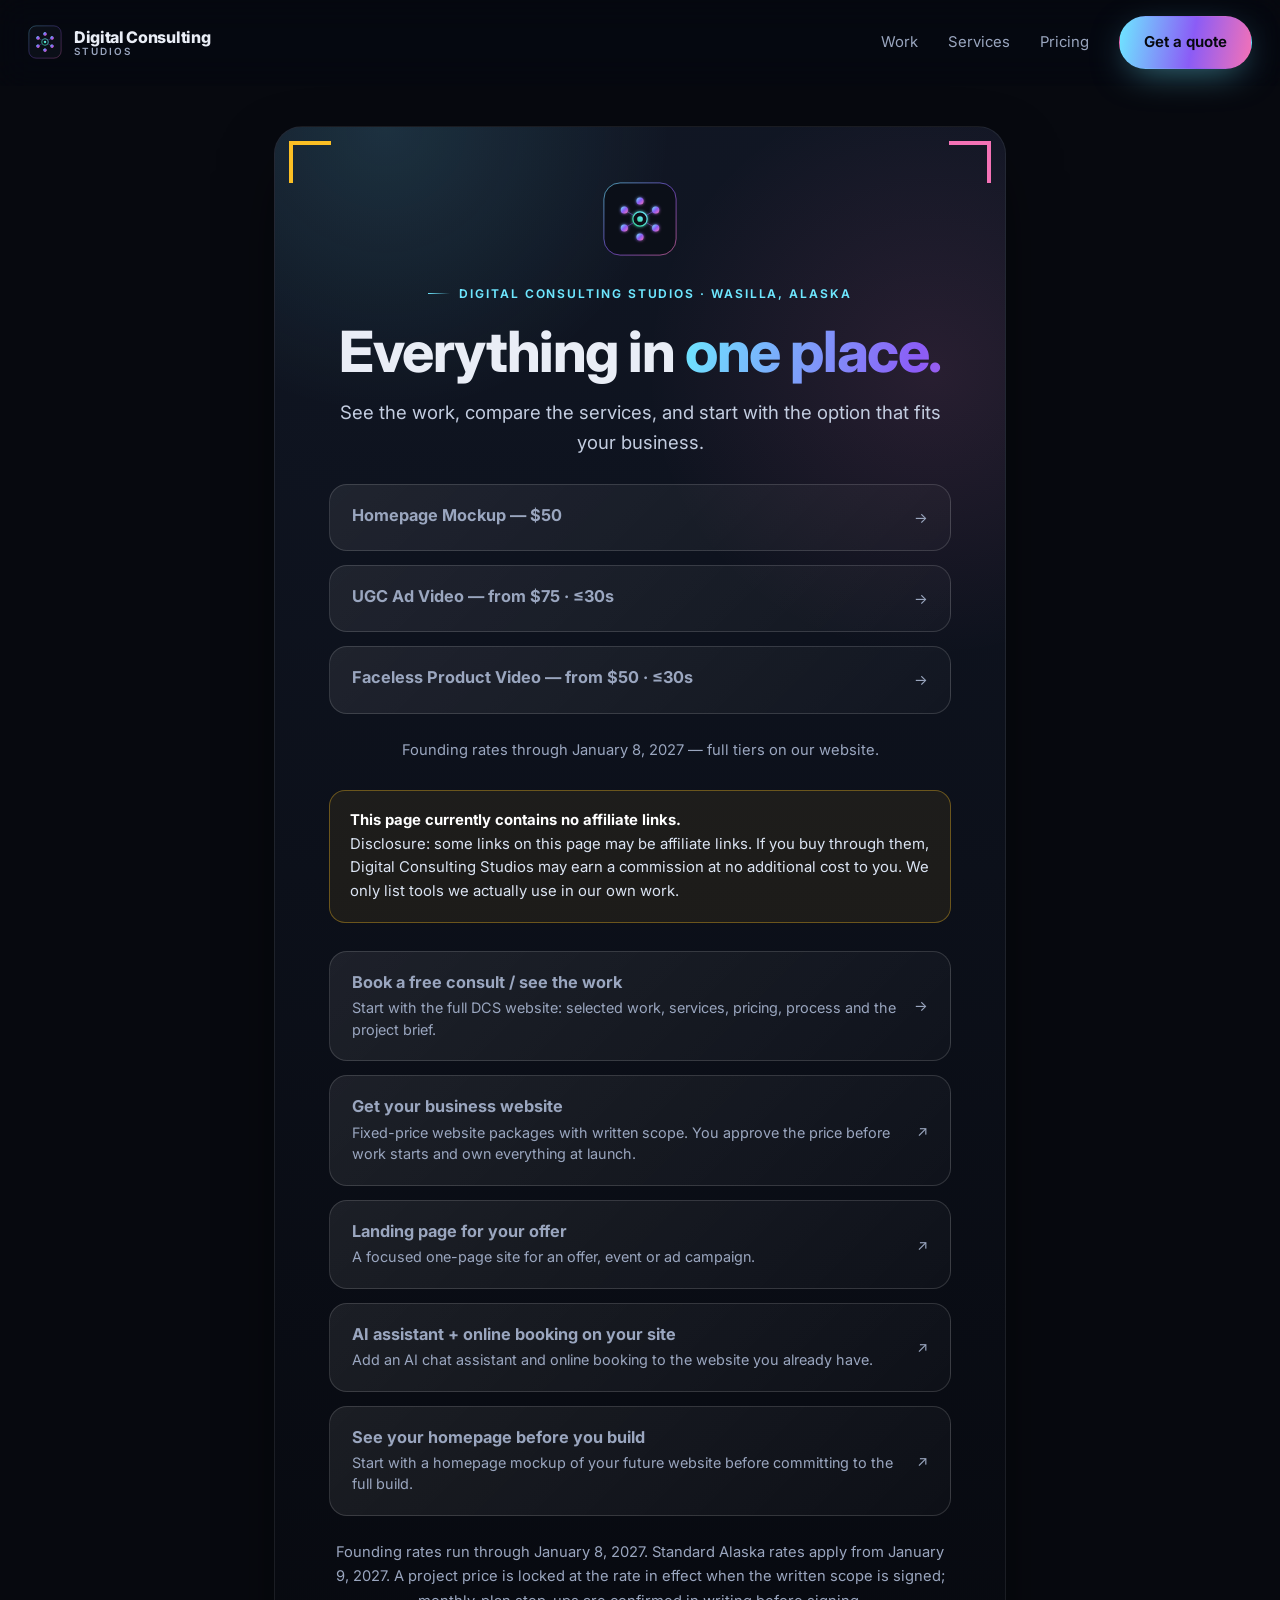
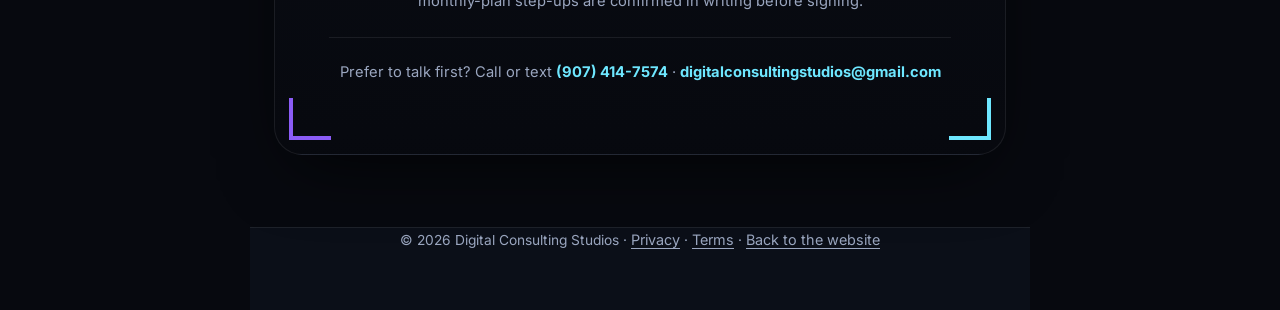
<file: links.html>
<!DOCTYPE html>
<html lang="en">
<head>
<meta charset="utf-8">
<meta name="viewport" content="width=device-width,initial-scale=1">
<title>Links — Digital Consulting Studios</title>
<meta name="description" content="Digital Consulting Studios links: the DCS website and portfolio, fixed-price website packages, landing pages, AI assistants and homepage mockups.">
<meta name="theme-color" content="#07090f">
<link rel="canonical" href="https://mrjcarrazco.github.io/digital-consulting-studios/links.html">
<meta property="og:title" content="Digital Consulting Studios — Links">
<meta property="og:description" content="See the work, compare the services, and start with the option that fits.">
<meta property="og:type" content="website">
<meta property="og:url" content="https://mrjcarrazco.github.io/digital-consulting-studios/links.html">
<meta property="og:image" content="https://mrjcarrazco.github.io/digital-consulting-studios/assets/logo.svg">
<meta name="twitter:card" content="summary_large_image">
<link rel="icon" type="image/svg+xml" href="assets/logo.svg">
<link rel="preconnect" href="https://fonts.googleapis.com">
<link rel="preconnect" href="https://fonts.gstatic.com" crossorigin>
<link href="https://fonts.googleapis.com/css2?family=Inter:wght@400;600;700;800&display=swap" rel="stylesheet">
<link rel="stylesheet" href="css/site.css">
<script>document.documentElement.classList.add('js')</script>
<style>
  .links-shell{width:100%;max-width:780px;margin:0 auto;padding:126px 24px 72px;position:relative;z-index:1}
  .links-panel{position:relative;padding:clamp(28px,6vw,54px);border:1px solid var(--line);border-radius:28px;background:linear-gradient(180deg,rgba(17,23,37,.96),rgba(7,9,15,.98));box-shadow:var(--shadow);overflow:hidden}
  .links-panel::before{content:"";position:absolute;inset:0;background:radial-gradient(520px circle at 15% 0%,rgba(110,231,255,.13),transparent 55%),radial-gradient(520px circle at 90% 15%,rgba(244,114,182,.11),transparent 55%);pointer-events:none}
  .frame-corner{position:absolute;width:42px;height:42px;z-index:2;pointer-events:none}
  .frame-corner.tl{top:14px;left:14px;border-top:4px solid var(--c5);border-left:4px solid var(--c5)}
  .frame-corner.tr{top:14px;right:14px;border-top:4px solid var(--c3);border-right:4px solid var(--c3)}
  .frame-corner.bl{bottom:14px;left:14px;border-bottom:4px solid var(--c2);border-left:4px solid var(--c2)}
  .frame-corner.br{bottom:14px;right:14px;border-bottom:4px solid var(--c1);border-right:4px solid var(--c1)}
  .links-head{position:relative;text-align:center;z-index:1}
  .links-logo{width:76px;height:76px;margin:0 auto 18px}
  .links-head h1{font-size:clamp(2.15rem,8vw,3.55rem);margin-bottom:14px}
  .links-head .lead{margin-inline:auto;max-width:56ch}
  .disclosure{position:relative;z-index:1;margin:28px 0;padding:18px 20px;border:1px solid rgba(251,191,36,.35);border-radius:16px;background:rgba(251,191,36,.07);color:#dbe4f3;font-size:.93rem;line-height:1.6}
  .disclosure strong{color:#fff}
  .link-stack{position:relative;z-index:1;display:grid;gap:14px;margin-top:26px}
  .hub-link{display:flex;align-items:center;justify-content:space-between;gap:18px;padding:20px 22px;border:1px solid var(--line-2);border-radius:18px;background:linear-gradient(135deg,rgba(255,255,255,.075),rgba(255,255,255,.025));transition:transform .25s var(--ease),border-color .25s,background .25s}
  .hub-link:hover,.hub-link:focus-visible{transform:translateY(-2px);border-color:var(--c1);background:linear-gradient(135deg,rgba(110,231,255,.13),rgba(139,92,246,.10));outline:none}
  .hub-link b{display:block;font-size:1.02rem;line-height:1.3;margin-bottom:4px}
  .hub-link span{display:block;color:var(--txt-dim);font-size:.9rem;line-height:1.5}
  .hub-arrow{font-size:1.45rem;color:var(--c1);flex:none}
  .rate-note,.direct{position:relative;z-index:1;margin-top:24px;color:var(--txt-dim);font-size:.92rem;text-align:center}
  .direct{padding-top:22px;border-top:1px solid var(--line)}
  .direct a{color:var(--c1);font-weight:700}
  .links-footer{max-width:780px;margin:0 auto;padding:0 24px 42px;color:var(--txt-mute);font-size:.86rem;text-align:center}
  .links-footer a{color:var(--txt-dim);text-decoration:underline;text-underline-offset:3px}
  @media (max-width:560px){.links-shell{padding-top:104px}.hub-link{padding:18px}.frame-corner{width:30px;height:30px}}
</style>
</head>
<body>
<nav class="nav" aria-label="Main navigation">
  <a class="brand" href="index.html">
    <img class="logo-mark" src="assets/logo.svg" alt="Digital Consulting Studios logo">
    <span class="brand-text"><b>Digital Consulting</b><span>Studios</span></span>
  </a>
  <div class="nav-links">
    <a href="index.html#work">Work</a>
    <a href="index.html#services">Services</a>
    <a href="index.html#pricing">Pricing</a>
    <a href="index.html#contact" class="btn btn-primary">Get a quote</a>
  </div>
</nav>

<main class="links-shell">
  <div class="links-panel">
    <span class="frame-corner tl" aria-hidden="true"></span>
    <span class="frame-corner tr" aria-hidden="true"></span>
    <span class="frame-corner bl" aria-hidden="true"></span>
    <span class="frame-corner br" aria-hidden="true"></span>

    <header class="links-head">
      <img class="links-logo" src="assets/logo.svg" alt="">
      <span class="eyebrow">Digital Consulting Studios · Wasilla, Alaska</span>
      <h1>Everything in <span class="grad">one place.</span></h1>
      <p class="lead">See the work, compare the services, and start with the option that fits your business.</p>
    </header><nav class="link-stack" aria-label="Entry offers"><a class="hub-link" href="https://buy.stripe.com/4gMbJ1347cQreCoeifdjO02" target="_blank" rel="noopener"><span><b>Homepage Mockup — $50</b></span><span class="hub-arrow" aria-hidden="true">→</span></a><a class="hub-link" href="https://buy.stripe.com/fZu9AT3476s38e0eifdjO00" target="_blank" rel="noopener"><span><b>UGC Ad Video — from $75 · ≤30s</b></span><span class="hub-arrow" aria-hidden="true">→</span></a><a class="hub-link" href="https://buy.stripe.com/fZu7sL0VZ7w7gKw7TRdjO01" target="_blank" rel="noopener"><span><b>Faceless Product Video — from $50 · ≤30s</b></span><span class="hub-arrow" aria-hidden="true">→</span></a></nav><p class="rate-note">Founding rates through January 8, 2027 — full tiers on our <a href="index.html">website</a>.</p>

    <div class="disclosure" aria-label="Affiliate disclosure">
      <strong>This page currently contains no affiliate links.</strong><br>
      Disclosure: some links on this page may be affiliate links. If you buy through them, Digital Consulting Studios may earn a commission at no additional cost to you. We only list tools we actually use in our own work.
    </div>

    <nav class="link-stack" aria-label="Digital Consulting Studios links">
      <a class="hub-link" href="https://mrjcarrazco.github.io/digital-consulting-studios/">
        <span><b>Book a free consult / see the work</b><span>Start with the full DCS website: selected work, services, pricing, process and the project brief.</span></span>
        <span class="hub-arrow" aria-hidden="true">→</span>
      </a>
      <a class="hub-link" href="https://www.fiverr.com/mr_carrazco89/build-your-complete-business-website-fixed-price-you-own-everything" target="_blank" rel="noopener noreferrer">
        <span><b>Get your business website</b><span>Fixed-price website packages with written scope. You approve the price before work starts and own everything at launch.</span></span>
        <span class="hub-arrow" aria-hidden="true">↗</span>
      </a>
      <a class="hub-link" href="https://www.fiverr.com/mr_carrazco89/build-a-one-page-landing-page-for-your-offer-event-or-ad-campaign" target="_blank" rel="noopener noreferrer">
        <span><b>Landing page for your offer</b><span>A focused one-page site for an offer, event or ad campaign.</span></span>
        <span class="hub-arrow" aria-hidden="true">↗</span>
      </a>
      <a class="hub-link" href="https://www.fiverr.com/mr_carrazco89/install-an-ai-chat-assistant-and-online-booking-on-your-existing-website" target="_blank" rel="noopener noreferrer">
        <span><b>AI assistant + online booking on your site</b><span>Add an AI chat assistant and online booking to the website you already have.</span></span>
        <span class="hub-arrow" aria-hidden="true">↗</span>
      </a>
      <a class="hub-link" href="https://www.fiverr.com/mr_carrazco89/design-a-homepage-mockup-of-your-future-website-see-it-before-you-build" target="_blank" rel="noopener noreferrer">
        <span><b>See your homepage before you build</b><span>Start with a homepage mockup of your future website before committing to the full build.</span></span>
        <span class="hub-arrow" aria-hidden="true">↗</span>
      </a>
    </nav>

    <p class="rate-note">Founding rates run through January 8, 2027. Standard Alaska rates apply from January 9, 2027. A project price is locked at the rate in effect when the written scope is signed; monthly-plan step-ups are confirmed in writing before signing.</p>

    <p class="direct">Prefer to talk first? Call or text <a href="tel:+19074147574">(907) 414-7574</a> · <a href="mailto:digitalconsultingstudios@gmail.com">digitalconsultingstudios@gmail.com</a></p>
  </div>
</main>

<footer class="links-footer">
  <p>© 2026 Digital Consulting Studios · <a href="privacy.html">Privacy</a> · <a href="terms.html">Terms</a> · <a href="index.html">Back to the website</a></p>
</footer>
</body>
</html>
</file>
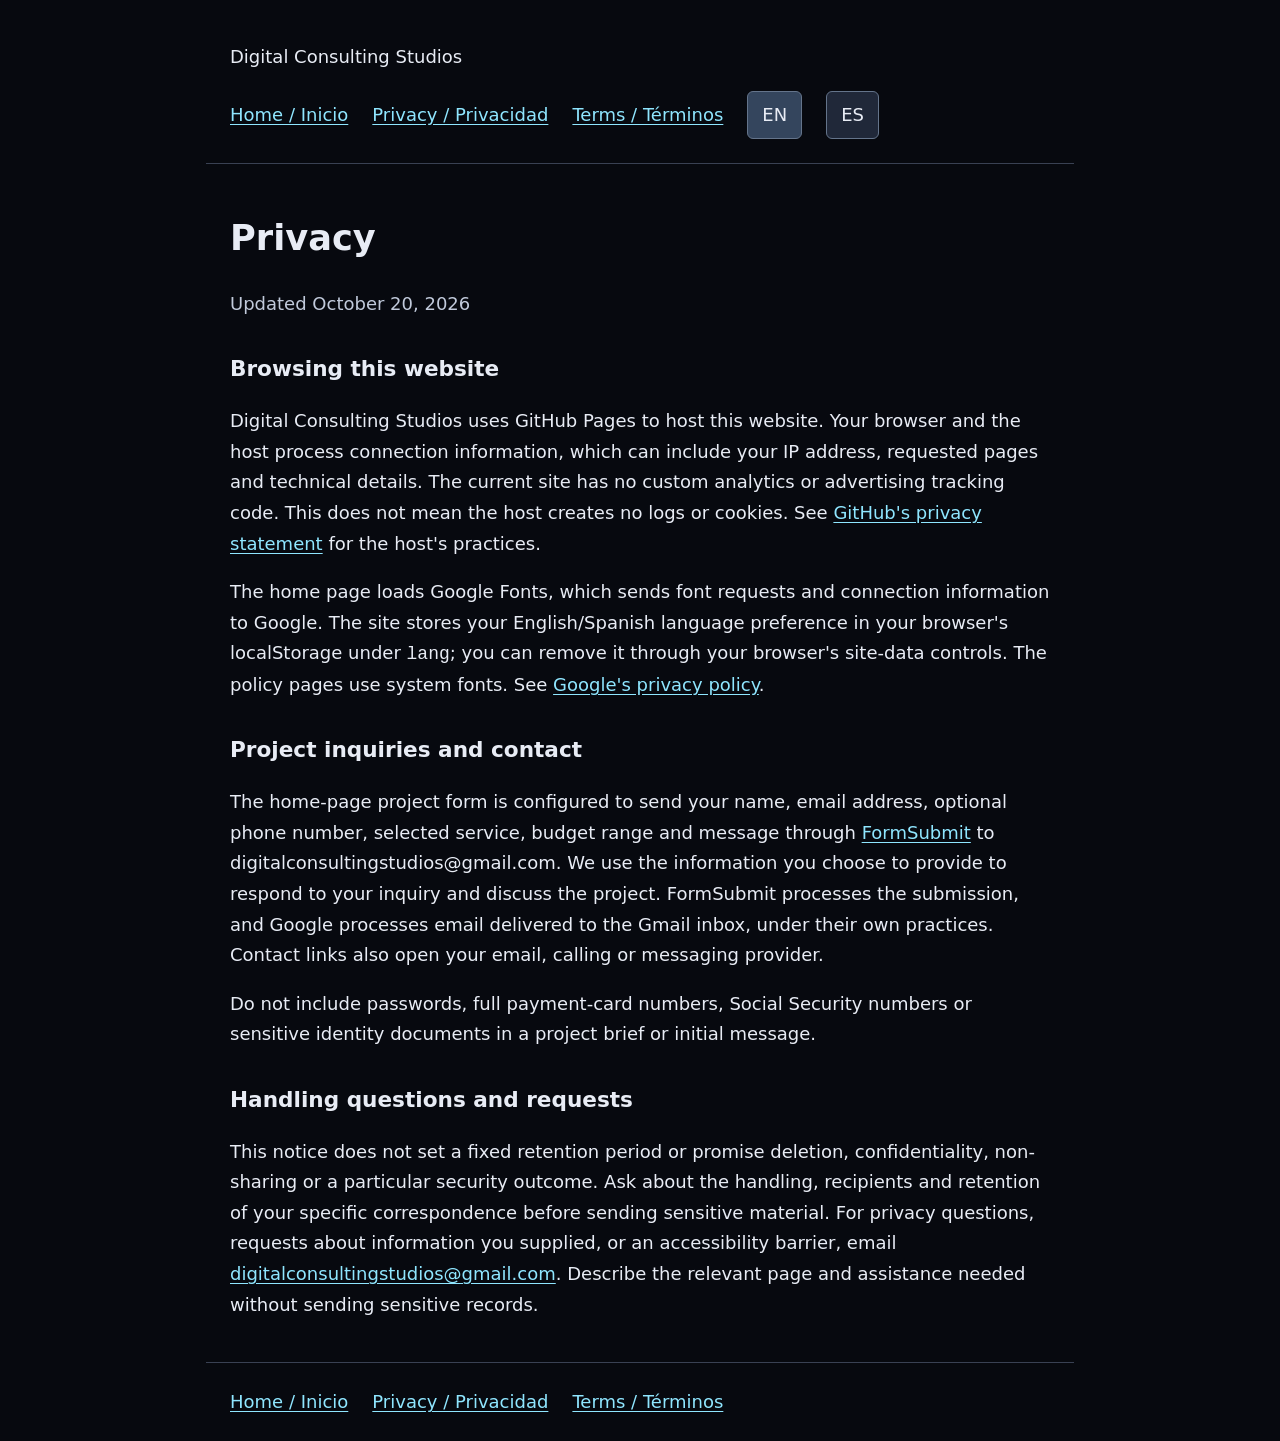
<file: privacy.html>
<!doctype html>
<html lang="en"><head><meta charset="utf-8"><meta name="viewport" content="width=device-width,initial-scale=1"><title>Privacy — Digital Consulting Studios</title><meta name="description" content="Privacy / Privacidad — Digital Consulting Studios"><style>body{margin:0;background:#07090f;color:#e8ecf5;font:18px/1.7 system-ui,sans-serif}header,main,footer{max-width:820px;margin:auto;padding:24px}header,footer{border-color:#394153;border-style:solid;border-width:0}header{border-bottom-width:1px}footer{border-top-width:1px}a{color:#8fe6ff;text-underline-offset:3px}a:focus-visible,button:focus-visible{outline:3px solid #fbbf24;outline-offset:4px}nav{display:flex;flex-wrap:wrap;gap:12px 24px;align-items:center}h1{font-size:2.2rem;line-height:1.2}h2{font-size:1.35rem;margin-top:32px}.meta{color:#c1cadb}button{font:inherit;color:#e8ecf5;background:#202839;border:1px solid #64748b;border-radius:6px;padding:8px 14px;cursor:pointer}button[aria-pressed=true]{background:#34455d}p{overflow-wrap:anywhere}[hidden]{display:none!important}@media(max-width:500px){header,main,footer{padding:20px}body{font-size:17px}}</style></head>
<body data-title-en="Privacy" data-title-es="Privacidad"><header><p>Digital Consulting Studios</p><nav aria-label="Site / Sitio"><a href="index.html" data-policy-link>Home / Inicio</a><a href="privacy.html" data-policy-link>Privacy / Privacidad</a><a href="terms.html" data-policy-link>Terms / Términos</a><button type="button" data-lang="en" aria-pressed="true">EN</button><button type="button" data-lang="es" aria-pressed="false">ES</button></nav></header><main><article lang="en" data-policy-lang="en"><h1>Privacy</h1>
<p class="meta">Updated October 20, 2026</p>
<h2>Browsing this website</h2>
<p>Digital Consulting Studios uses GitHub Pages to host this website. Your browser and the host process connection information, which can include your IP address, requested pages and technical details. The current site has no custom analytics or advertising tracking code. This does not mean the host creates no logs or cookies. See <a href="https://docs.github.com/en/site-policy/privacy-policies/github-general-privacy-statement">GitHub's privacy statement</a> for the host's practices.</p>
<p>The home page loads Google Fonts, which sends font requests and connection information to Google. The site stores your English/Spanish language preference in your browser's localStorage under <code>lang</code>; you can remove it through your browser's site-data controls. The policy pages use system fonts. See <a href="https://policies.google.com/privacy">Google's privacy policy</a>.</p>
<h2>Project inquiries and contact</h2>
<p>The home-page project form is configured to send your name, email address, optional phone number, selected service, budget range and message through <a href="https://formsubmit.co/">FormSubmit</a> to digitalconsultingstudios@gmail.com. We use the information you choose to provide to respond to your inquiry and discuss the project. FormSubmit processes the submission, and Google processes email delivered to the Gmail inbox, under their own practices. Contact links also open your email, calling or messaging provider.</p>
<p>Do not include passwords, full payment-card numbers, Social Security numbers or sensitive identity documents in a project brief or initial message.</p>
<h2>Handling questions and requests</h2>
<p>This notice does not set a fixed retention period or promise deletion, confidentiality, non-sharing or a particular security outcome. Ask about the handling, recipients and retention of your specific correspondence before sending sensitive material. For privacy questions, requests about information you supplied, or an accessibility barrier, email <a href="mailto:digitalconsultingstudios@gmail.com">digitalconsultingstudios@gmail.com</a>. Describe the relevant page and assistance needed without sending sensitive records.</p></article><article lang="es" data-policy-lang="es" hidden><h1>Privacidad</h1>
<p class="meta">Actualizado el 20 de octubre de 2026</p>
<h2>Al navegar por este sitio</h2>
<p>Digital Consulting Studios utiliza GitHub Pages para alojar este sitio. Su navegador y el proveedor de alojamiento procesan información de conexión, que puede incluir su dirección IP, las páginas solicitadas y datos técnicos. El sitio actual no tiene código propio de analítica ni de seguimiento publicitario. Esto no significa que el proveedor no genere registros o cookies. Consulte la <a href="https://docs.github.com/en/site-policy/privacy-policies/github-general-privacy-statement">declaración de privacidad de GitHub</a> para conocer sus prácticas.</p>
<p>La página de inicio carga Google Fonts, lo que envía solicitudes de fuentes e información de conexión a Google. El sitio guarda su preferencia de idioma inglés/español en el localStorage de su navegador con la clave <code>lang</code>; puede eliminarla mediante los controles de datos de sitios de su navegador. Las páginas de políticas usan fuentes del sistema. Consulte la <a href="https://policies.google.com/privacy">política de privacidad de Google</a>.</p>
<h2>Consultas de proyectos y contacto</h2>
<p>El formulario de proyectos de la página de inicio está configurado para enviar su nombre, correo electrónico, teléfono opcional, servicio seleccionado, rango de presupuesto y mensaje a través de <a href="https://formsubmit.co/">FormSubmit</a> a digitalconsultingstudios@gmail.com. Usamos la información que usted proporciona para responder a su consulta y hablar del proyecto. FormSubmit procesa el envío y Google procesa los correos entregados en la bandeja de Gmail, conforme a sus propias prácticas. Los enlaces de contacto también abren su proveedor de correo, llamadas o mensajes.</p>
<p>No incluya contraseñas, números completos de tarjetas de pago, números de Seguro Social ni documentos de identidad sensibles en una solicitud de proyecto o mensaje inicial.</p>
<h2>Preguntas y solicitudes sobre el tratamiento de datos</h2>
<p>Este aviso no establece un plazo fijo de conservación ni promete eliminación, confidencialidad, ausencia de intercambio de datos o un resultado de seguridad específico. Pregunte por el tratamiento, los destinatarios y la conservación de su correspondencia antes de enviar material sensible. Para preguntas de privacidad, solicitudes sobre información que proporcionó o una barrera de accesibilidad, escriba a <a href="mailto:digitalconsultingstudios@gmail.com">digitalconsultingstudios@gmail.com</a>. Indique la página y la ayuda necesaria sin enviar documentos sensibles.</p></article></main><footer><nav aria-label="Footer / Pie de página"><a href="index.html" data-policy-link>Home / Inicio</a><a href="privacy.html" data-policy-link>Privacy / Privacidad</a><a href="terms.html" data-policy-link>Terms / Términos</a></nav></footer><script>(()=>{const params=new URLSearchParams(location.search);let initial=params.get('lang');if(!['en','es'].includes(initial)){try{initial=localStorage.getItem('lang')}catch(e){}}function setLang(lang){if(!['en','es'].includes(lang))lang='en';document.documentElement.lang=lang;document.querySelectorAll('[data-policy-lang]').forEach(el=>el.hidden=el.dataset.policyLang!==lang);document.querySelectorAll('[data-lang]').forEach(el=>el.setAttribute('aria-pressed',String(el.dataset.lang===lang)));document.querySelectorAll('[data-policy-link]').forEach(el=>{const url=new URL(el.getAttribute('href'),location.href);url.searchParams.set('lang',lang);el.href=url.href});document.title=(lang==='es'?document.body.dataset.titleEs:document.body.dataset.titleEn)+' — Digital Consulting Studios';try{localStorage.setItem('lang',lang)}catch(e){}}window.setLang=setLang;document.querySelectorAll('[data-lang]').forEach(el=>el.addEventListener('click',()=>setLang(el.dataset.lang)));setLang(initial);})();</script></body></html>
</file>
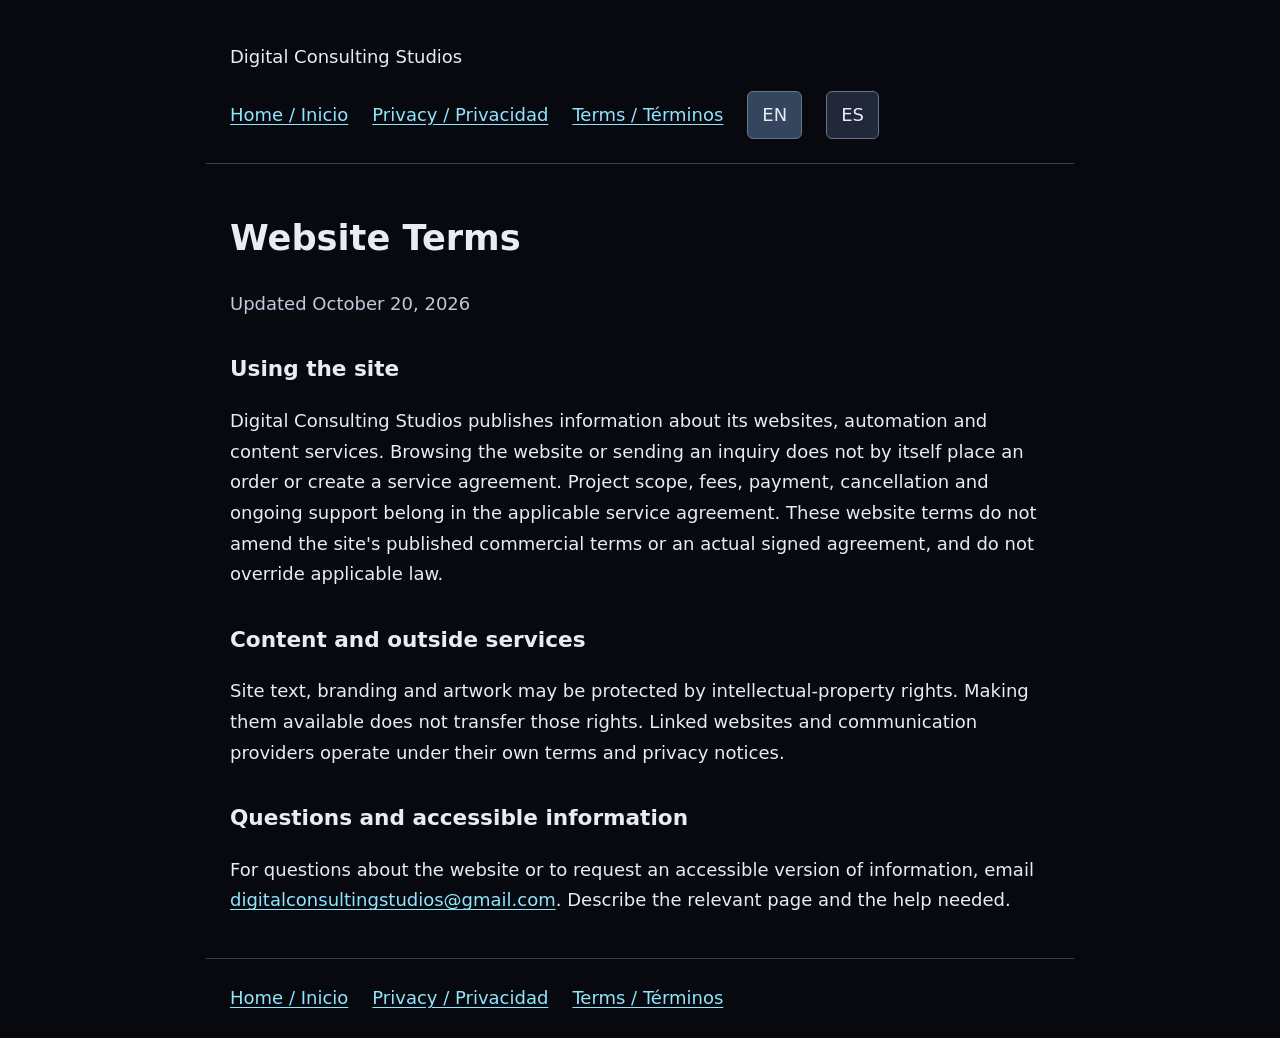
<file: terms.html>
<!doctype html>
<html lang="en"><head><meta charset="utf-8"><meta name="viewport" content="width=device-width,initial-scale=1"><title>Website Terms — Digital Consulting Studios</title><meta name="description" content="Website Terms / Términos del sitio web — Digital Consulting Studios"><style>body{margin:0;background:#07090f;color:#e8ecf5;font:18px/1.7 system-ui,sans-serif}header,main,footer{max-width:820px;margin:auto;padding:24px}header,footer{border-color:#394153;border-style:solid;border-width:0}header{border-bottom-width:1px}footer{border-top-width:1px}a{color:#8fe6ff;text-underline-offset:3px}a:focus-visible,button:focus-visible{outline:3px solid #fbbf24;outline-offset:4px}nav{display:flex;flex-wrap:wrap;gap:12px 24px;align-items:center}h1{font-size:2.2rem;line-height:1.2}h2{font-size:1.35rem;margin-top:32px}.meta{color:#c1cadb}button{font:inherit;color:#e8ecf5;background:#202839;border:1px solid #64748b;border-radius:6px;padding:8px 14px;cursor:pointer}button[aria-pressed=true]{background:#34455d}p{overflow-wrap:anywhere}[hidden]{display:none!important}@media(max-width:500px){header,main,footer{padding:20px}body{font-size:17px}}</style></head>
<body data-title-en="Website Terms" data-title-es="Términos del sitio web"><header><p>Digital Consulting Studios</p><nav aria-label="Site / Sitio"><a href="index.html" data-policy-link>Home / Inicio</a><a href="privacy.html" data-policy-link>Privacy / Privacidad</a><a href="terms.html" data-policy-link>Terms / Términos</a><button type="button" data-lang="en" aria-pressed="true">EN</button><button type="button" data-lang="es" aria-pressed="false">ES</button></nav></header><main><article lang="en" data-policy-lang="en"><h1>Website Terms</h1>
<p class="meta">Updated October 20, 2026</p>
<h2>Using the site</h2>
<p>Digital Consulting Studios publishes information about its websites, automation and content services. Browsing the website or sending an inquiry does not by itself place an order or create a service agreement. Project scope, fees, payment, cancellation and ongoing support belong in the applicable service agreement. These website terms do not amend the site's published commercial terms or an actual signed agreement, and do not override applicable law.</p>
<h2>Content and outside services</h2>
<p>Site text, branding and artwork may be protected by intellectual-property rights. Making them available does not transfer those rights. Linked websites and communication providers operate under their own terms and privacy notices.</p>
<h2>Questions and accessible information</h2>
<p>For questions about the website or to request an accessible version of information, email <a href="mailto:digitalconsultingstudios@gmail.com">digitalconsultingstudios@gmail.com</a>. Describe the relevant page and the help needed.</p></article><article lang="es" data-policy-lang="es" hidden><h1>Términos del sitio web</h1>
<p class="meta">Actualizado el 20 de octubre de 2026</p>
<h2>Uso del sitio</h2>
<p>Digital Consulting Studios publica información sobre sus servicios de sitios web, automatización y contenido. Navegar por el sitio o enviar una consulta no constituye por sí solo un pedido ni un acuerdo de servicios. El alcance, los honorarios, los pagos, la cancelación y el soporte continuo corresponden al acuerdo de servicios aplicable. Estos términos del sitio web no modifican las condiciones comerciales publicadas en el sitio ni un acuerdo firmado, ni prevalecen sobre la ley aplicable.</p>
<h2>Contenido y servicios externos</h2>
<p>Los textos, la marca y las ilustraciones del sitio pueden estar protegidos por derechos de propiedad intelectual. Su disponibilidad no transfiere esos derechos. Los sitios enlazados y los proveedores de comunicación se rigen por sus propios términos y avisos de privacidad.</p>
<h2>Preguntas e información accesible</h2>
<p>Si tiene preguntas sobre el sitio o desea una versión accesible de la información, escriba a <a href="mailto:digitalconsultingstudios@gmail.com">digitalconsultingstudios@gmail.com</a>. Indique la página correspondiente y la ayuda que necesita.</p></article></main><footer><nav aria-label="Footer / Pie de página"><a href="index.html" data-policy-link>Home / Inicio</a><a href="privacy.html" data-policy-link>Privacy / Privacidad</a><a href="terms.html" data-policy-link>Terms / Términos</a></nav></footer><script>(()=>{const params=new URLSearchParams(location.search);let initial=params.get('lang');if(!['en','es'].includes(initial)){try{initial=localStorage.getItem('lang')}catch(e){}}function setLang(lang){if(!['en','es'].includes(lang))lang='en';document.documentElement.lang=lang;document.querySelectorAll('[data-policy-lang]').forEach(el=>el.hidden=el.dataset.policyLang!==lang);document.querySelectorAll('[data-lang]').forEach(el=>el.setAttribute('aria-pressed',String(el.dataset.lang===lang)));document.querySelectorAll('[data-policy-link]').forEach(el=>{const url=new URL(el.getAttribute('href'),location.href);url.searchParams.set('lang',lang);el.href=url.href});document.title=(lang==='es'?document.body.dataset.titleEs:document.body.dataset.titleEn)+' — Digital Consulting Studios';try{localStorage.setItem('lang',lang)}catch(e){}}window.setLang=setLang;document.querySelectorAll('[data-lang]').forEach(el=>el.addEventListener('click',()=>setLang(el.dataset.lang)));setLang(initial);})();</script></body></html>
</file>
<file: css/site.css>
/* ============================================================
   JCOS Studios — core stylesheet
   Dark, animated, agency-grade. No framework, no build step.
   ============================================================ */

:root{
  --bg:#07090f;
  --bg-2:#0b0f18;
  --surface:#111725;
  --surface-2:#161d2e;
  --line:rgba(255,255,255,.08);
  --line-2:rgba(255,255,255,.14);
  --txt:#e9edf6;
  --txt-dim:#9aa6bf;
  --txt-mute:#6b7488;
  --c1:#6ee7ff;   /* cyan   */
  --c2:#8b5cf6;   /* violet */
  --c3:#f472b6;   /* pink   */
  --c4:#34d399;   /* mint   */
  --c5:#fbbf24;   /* amber  */
  --radius:18px;
  --radius-sm:12px;
  --shadow:0 24px 70px -20px rgba(0,0,0,.75);
  --max:1200px;
  --ease:cubic-bezier(.22,1,.36,1);
}

*,*::before,*::after{box-sizing:border-box}

html{scroll-behavior:smooth}
@media (prefers-reduced-motion:reduce){
  html{scroll-behavior:auto}
  *,*::before,*::after{animation-duration:.001ms!important;animation-iteration-count:1!important;transition-duration:.001ms!important}
}

body{
  margin:0;
  background:var(--bg);
  color:var(--txt);
  font:16px/1.65 "Inter",system-ui,-apple-system,"Segoe UI",Roboto,Helvetica,Arial,sans-serif;
  -webkit-font-smoothing:antialiased;
  overflow-x:hidden;
}

img{max-width:100%;display:block}
a{color:inherit;text-decoration:none}

/* ---------- layout ---------- */
.wrap{width:100%;max-width:var(--max);margin-inline:auto;padding-inline:24px}
section{position:relative;padding:clamp(72px,9vw,132px) 0}
.sec-head{max-width:760px;margin-bottom:56px}
.eyebrow{
  display:inline-flex;align-items:center;gap:9px;
  font-size:12px;font-weight:650;letter-spacing:.16em;text-transform:uppercase;
  color:var(--c1);margin-bottom:18px;
}
.eyebrow::before{content:"";width:22px;height:1px;background:linear-gradient(90deg,var(--c1),transparent)}

h1,h2,h3,h4{line-height:1.08;letter-spacing:-.025em;margin:0 0 18px;font-weight:760}
h1{font-size:clamp(2.2rem,4.8vw,3.9rem)}
h2{font-size:clamp(2rem,4.1vw,3.3rem)}
h3{font-size:clamp(1.15rem,1.7vw,1.45rem);letter-spacing:-.015em}
p{margin:0 0 16px;color:var(--txt-dim)}
.lead{font-size:clamp(1.03rem,1.45vw,1.22rem);color:#c3cde0;max-width:62ch}

.grad{
  background:linear-gradient(104deg,var(--c1) 0%,var(--c2) 42%,var(--c3) 78%,var(--c5) 100%);
  background-size:220% 100%;
  -webkit-background-clip:text;background-clip:text;
  -webkit-text-fill-color:transparent;color:transparent;
  animation:gradShift 9s var(--ease) infinite alternate;
}
@keyframes gradShift{to{background-position:100% 0}}

/* ---------- nav ---------- */
.nav{
  position:fixed;inset:0 0 auto 0;z-index:90;
  display:flex;align-items:center;justify-content:space-between;
  gap:24px;padding:16px 28px;
  background:rgba(7,9,15,.55);
  backdrop-filter:blur(16px) saturate(150%);
  border-bottom:1px solid transparent;
  transition:background .4s var(--ease),border-color .4s var(--ease),padding .4s var(--ease);
}
.nav.scrolled{background:rgba(7,9,15,.88);border-bottom-color:var(--line);padding:11px 28px}
.brand{display:flex;align-items:center;gap:11px;font-weight:800;letter-spacing:-.02em;font-size:1.05rem}
.brand-mark{
  width:30px;height:30px;border-radius:9px;flex:none;position:relative;
  background:conic-gradient(from 160deg,var(--c1),var(--c2),var(--c3),var(--c5),var(--c1));
  animation:spin 11s linear infinite;
}
.brand-mark::after{
  content:"";position:absolute;inset:4px;border-radius:5px;background:var(--bg);
}
@keyframes spin{to{transform:rotate(360deg)}}
.nav-links{display:flex;align-items:center;gap:30px;font-size:.93rem}
.nav-links a{color:var(--txt-dim);position:relative;transition:color .25s}
.nav-links a::after{
  content:"";position:absolute;left:0;bottom:-6px;width:0;height:1.5px;
  background:linear-gradient(90deg,var(--c1),var(--c2));transition:width .3s var(--ease);
}
.nav-links a:hover{color:var(--txt)}
.nav-links a:hover::after{width:100%}
/* buttons inside the nav must keep their own colour/underline behaviour */
.nav-links a.btn{color:#07090f}
.nav-links a.btn-ghost{color:var(--txt)}
.nav-links a.btn::after{display:none}
.nav-toggle{display:none;background:none;border:0;color:var(--txt);font-size:1.5rem;cursor:pointer;padding:4px 8px}
@media (max-width:860px){
  .nav-links{
    position:fixed;inset:62px 0 auto 0;flex-direction:column;gap:0;
    background:rgba(8,11,18,.98);backdrop-filter:blur(20px);
    border-bottom:1px solid var(--line);
    max-height:0;overflow:hidden;transition:max-height .45s var(--ease);
  }
  .nav-links.open{max-height:420px}
  .nav-links a{width:100%;padding:15px 28px;border-bottom:1px solid var(--line)}
  .nav-links .btn{margin:16px 28px;width:calc(100% - 56px);justify-content:center}
  .nav-toggle{display:block}
}

/* ---------- buttons ---------- */
.btn{
  display:inline-flex;align-items:center;gap:9px;
  padding:13px 24px;border-radius:999px;border:1px solid transparent;
  font-weight:650;font-size:.94rem;cursor:pointer;
  transition:transform .28s var(--ease),box-shadow .28s var(--ease),background .28s,border-color .28s;
  will-change:transform;
}
.btn-primary{
  background:linear-gradient(100deg,var(--c1),var(--c2) 55%,var(--c3));
  color:#07090f;box-shadow:0 10px 36px -10px rgba(110,231,255,.55);
}
.btn-primary:hover{transform:translateY(-3px) scale(1.015);box-shadow:0 18px 48px -12px rgba(139,92,246,.7)}
.btn-ghost{border-color:var(--line-2);color:var(--txt);background:rgba(255,255,255,.03)}
.btn-ghost:hover{border-color:var(--c1);background:rgba(110,231,255,.09);transform:translateY(-3px)}
.btn-row{display:flex;flex-wrap:wrap;gap:14px;margin-top:30px}

/* ---------- hero ---------- */
.hero{
  position:relative;min-height:100svh;display:flex;align-items:center;
  padding-top:112px;overflow:hidden;
}
#bg-canvas{position:absolute;inset:0;width:100%;height:100%;z-index:0;opacity:.85}
.hero-glow{
  position:absolute;z-index:0;border-radius:50%;filter:blur(90px);opacity:.42;
  animation:float 17s ease-in-out infinite alternate;pointer-events:none;
}
.hero-glow.a{width:min(46vw,620px);aspect-ratio:1;background:var(--c2);top:-14%;left:-8%}
.hero-glow.b{width:min(38vw,520px);aspect-ratio:1;background:var(--c1);bottom:-18%;right:-6%;animation-delay:-7s}
.hero-glow.c{width:min(26vw,340px);aspect-ratio:1;background:var(--c3);top:42%;right:26%;animation-delay:-12s;opacity:.26}
@keyframes float{to{transform:translate3d(42px,-38px,0) scale(1.14)}}
.hero .wrap{position:relative;z-index:2}
.hero-inner{max-width:900px}
.hero h1{margin-bottom:24px}
.hero .lead{font-size:clamp(1.06rem,1.6vw,1.3rem)}

.pill{
  display:inline-flex;align-items:center;gap:9px;
  padding:7px 15px 7px 11px;border-radius:999px;
  background:rgba(255,255,255,.05);border:1px solid var(--line-2);
  font-size:.82rem;color:#c3cde0;margin-bottom:26px;backdrop-filter:blur(8px);
}
.dot{width:7px;height:7px;border-radius:50%;background:var(--c4);box-shadow:0 0 0 0 rgba(52,211,153,.8);animation:pulse 2.2s infinite}
@keyframes pulse{70%{box-shadow:0 0 0 11px rgba(52,211,153,0)}100%{box-shadow:0 0 0 0 rgba(52,211,153,0)}}

/* counters strip */
.stats{display:grid;grid-template-columns:repeat(auto-fit,minmax(150px,1fr));gap:12px;margin-top:56px}
.stat{
  padding:22px 20px;border-radius:var(--radius-sm);
  background:linear-gradient(180deg,rgba(255,255,255,.055),rgba(255,255,255,.015));
  border:1px solid var(--line);backdrop-filter:blur(10px);
}
.stat b{display:block;font-size:clamp(1.7rem,3vw,2.3rem);font-weight:780;letter-spacing:-.03em;line-height:1}
.stat span{font-size:.79rem;color:var(--txt-dim);letter-spacing:.07em;text-transform:uppercase}

/* ---------- marquee ---------- */
.marquee{
  border-block:1px solid var(--line);padding:19px 0;overflow:hidden;
  background:linear-gradient(90deg,rgba(139,92,246,.07),rgba(110,231,255,.05));
  --mask:linear-gradient(90deg,transparent,#000 9%,#000 91%,transparent);
  -webkit-mask-image:var(--mask);mask-image:var(--mask);
}
.marquee-track{display:flex;gap:46px;width:max-content;animation:slide 34s linear infinite}
.marquee:hover .marquee-track{animation-play-state:paused}
@keyframes slide{to{transform:translateX(-50%)}}
.marquee span{
  display:inline-flex;align-items:center;gap:10px;white-space:nowrap;
  font-size:.9rem;font-weight:600;color:var(--txt-dim);letter-spacing:.04em;
}
.marquee span::before{content:"◆";color:var(--c1);font-size:.62rem}

/* ---------- cards / capability grid ---------- */
.grid{display:grid;gap:20px}
.grid.c2{grid-template-columns:repeat(auto-fit,minmax(330px,1fr))}
.grid.c3{grid-template-columns:repeat(auto-fit,minmax(290px,1fr))}
.grid.c4{grid-template-columns:repeat(auto-fit,minmax(224px,1fr))}

.card{
  position:relative;padding:30px 28px;border-radius:var(--radius);
  background:linear-gradient(180deg,var(--surface),var(--bg-2));
  border:1px solid var(--line);overflow:hidden;
  transition:transform .45s var(--ease),border-color .45s,box-shadow .45s;
  will-change:transform;
}
.card::before{ /* cursor spotlight */
  content:"";position:absolute;inset:0;opacity:0;transition:opacity .45s;
  background:radial-gradient(420px circle at var(--mx,50%) var(--my,50%),rgba(110,231,255,.13),transparent 62%);
  pointer-events:none;
}
.card:hover{transform:translateY(-7px);border-color:var(--line-2);box-shadow:var(--shadow)}
.card:hover::before{opacity:1}
.card .ico{
  width:46px;height:46px;border-radius:13px;display:grid;place-items:center;
  font-size:1.3rem;margin-bottom:20px;
  background:linear-gradient(140deg,rgba(110,231,255,.18),rgba(139,92,246,.18));
  border:1px solid var(--line-2);
}
.card h3{margin-bottom:10px}
.card p{font-size:.93rem;margin:0}
.card .tags{display:flex;flex-wrap:wrap;gap:7px;margin-top:18px}
.tag{
  font-size:.72rem;padding:4px 10px;border-radius:999px;
  background:rgba(255,255,255,.05);border:1px solid var(--line);color:var(--txt-dim);
}
.card-top{border-top:2px solid transparent}
.card.k1{border-top-color:var(--c1)}
.card.k2{border-top-color:var(--c2)}
.card.k3{border-top-color:var(--c3)}
.card.k4{border-top-color:var(--c4)}
.card.k5{border-top-color:var(--c5)}

/* ---------- work / showcase ---------- */
.work{
  position:relative;border-radius:var(--radius);overflow:hidden;
  border:1px solid var(--line);background:var(--surface);
  transition:transform .5s var(--ease),box-shadow .5s;
}
.work:hover{transform:translateY(-6px);box-shadow:var(--shadow)}
.work-visual{
  aspect-ratio:16/10;position:relative;overflow:hidden;
  display:grid;place-items:center;
  background:linear-gradient(135deg,#131a2b,#0a0e18);
}
.work-visual canvas{width:100%;height:100%;display:block;position:absolute;inset:0}
.work-body{padding:24px 26px}
.work-body h3{margin-bottom:8px}
.work-body p{font-size:.92rem;margin:0}
.badge{
  position:absolute;top:14px;left:14px;z-index:3;
  font-size:.7rem;font-weight:700;letter-spacing:.1em;text-transform:uppercase;
  padding:5px 11px;border-radius:999px;color:#07090f;
  background:linear-gradient(100deg,var(--c4),var(--c1));
}
.badge.soon{background:linear-gradient(100deg,var(--c5),var(--c3))}

/* ---------- process timeline ---------- */
.steps{counter-reset:s;display:grid;gap:18px;grid-template-columns:repeat(auto-fit,minmax(248px,1fr))}
.step{
  position:relative;padding:28px 24px 24px;border-radius:var(--radius);
  background:var(--surface);border:1px solid var(--line);
  transition:transform .4s var(--ease),border-color .4s;
}
.step:hover{transform:translateY(-6px);border-color:var(--c2)}
.step::before{
  counter-increment:s;content:"0" counter(s);
  display:block;font-size:2.1rem;font-weight:800;letter-spacing:-.04em;margin-bottom:12px;
  background:linear-gradient(120deg,var(--c1),var(--c2));
  -webkit-background-clip:text;background-clip:text;-webkit-text-fill-color:transparent;
}
.step h3{font-size:1.05rem;margin-bottom:8px}
.step p{font-size:.9rem;margin:0}

/* ---------- reveal on scroll ---------- */
html.js .reveal{opacity:0;transform:translateY(26px);transition:opacity .85s var(--ease),transform .85s var(--ease)}
html.js .reveal.in{opacity:1;transform:none}
.reveal.d1{transition-delay:.08s}.reveal.d2{transition-delay:.16s}
.reveal.d3{transition-delay:.24s}.reveal.d4{transition-delay:.32s}
.reveal.d5{transition-delay:.4s}.reveal.d6{transition-delay:.48s}

/* ---------- CTA ---------- */
.cta{
  position:relative;border-radius:26px;overflow:hidden;
  padding:clamp(44px,6vw,78px);text-align:center;
  background:linear-gradient(135deg,rgba(139,92,246,.18),rgba(110,231,255,.1),rgba(244,114,182,.13));
  border:1px solid var(--line-2);
}
.cta::after{
  content:"";position:absolute;inset:-50%;z-index:0;pointer-events:none;
  background:conic-gradient(from 0deg,transparent,rgba(110,231,255,.14),transparent 30%);
  animation:spin 15s linear infinite;
}
.cta>*{position:relative;z-index:1}
.cta h2{margin-inline:auto;max-width:22ch}
.cta .lead{margin-inline:auto;text-align:center}
.cta .btn-row{justify-content:center}

/* ---------- form ---------- */
.form{display:grid;gap:16px;grid-template-columns:1fr 1fr;max-width:720px}
.field{display:flex;flex-direction:column;gap:7px}
.field.full{grid-column:1/-1}
label{font-size:.82rem;font-weight:600;color:var(--txt-dim);letter-spacing:.03em}
input,select,textarea{
  font:inherit;font-size:.95rem;color:var(--txt);
  background:rgba(255,255,255,.04);border:1px solid var(--line-2);
  border-radius:var(--radius-sm);padding:12px 14px;
  transition:border-color .25s,background .25s,box-shadow .25s;
}
input:focus,select:focus,textarea:focus{
  outline:0;border-color:var(--c1);background:rgba(110,231,255,.06);
  box-shadow:0 0 0 3px rgba(110,231,255,.14);
}
textarea{resize:vertical;min-height:118px}
select option{background:var(--surface);color:var(--txt)}
.form-note{font-size:.82rem;color:var(--txt-dim);grid-column:1/-1;margin:0}
@media (max-width:640px){.form{grid-template-columns:1fr}}

/* ---------- footer ---------- */
footer{border-top:1px solid var(--line);padding:56px 0 34px;background:var(--bg-2)}
.foot-grid{display:grid;gap:34px;grid-template-columns:1.6fr 1fr 1fr 1fr}
@media (max-width:820px){.foot-grid{grid-template-columns:1fr 1fr}}
footer h4{font-size:.8rem;letter-spacing:.13em;text-transform:uppercase;color:var(--txt-dim);margin-bottom:14px;font-weight:650}
footer ul{list-style:none;margin:0;padding:0;display:grid;gap:9px}
footer a{font-size:.9rem;color:var(--txt-dim);transition:color .25s}
footer a:hover{color:var(--c1)}
.foot-bot{
  margin-top:42px;padding-top:22px;border-top:1px solid var(--line);
  display:flex;flex-wrap:wrap;gap:12px;justify-content:space-between;
  font-size:.82rem;color:var(--txt-dim);
}

/* scroll progress */
.progress{position:fixed;top:0;left:0;height:2px;z-index:100;width:0;
  background:linear-gradient(90deg,var(--c1),var(--c2),var(--c3));transition:width .1s linear}

/* ============================================================
   v2 additions — council round 2026-10-03
   Canvas/marquee/counters removed; proof, pricing, about, FAQ added.
   ============================================================ */

/* hero: static gradient replaces the particle canvas (R2) */






/* clickable proof strip (R10 — replaces vanity counters) */
.proof-strip{
  display:flex;flex-wrap:wrap;align-items:center;gap:12px;
  margin-top:44px;padding-top:26px;border-top:1px solid var(--line);
}
.proof-label{font-size:.78rem;letter-spacing:.12em;text-transform:uppercase;color:var(--txt-dim)}
.proof-link{
  display:inline-flex;align-items:center;gap:7px;
  padding:8px 15px;border-radius:999px;font-size:.88rem;font-weight:600;
  background:rgba(255,255,255,.04);border:1px solid var(--line-2);
  transition:border-color .25s,background .25s,transform .25s var(--ease);
}
.proof-link:hover{border-color:var(--c1);background:rgba(110,231,255,.08);transform:translateY(-2px)}

/* alternating section background */
section.alt{background:var(--bg-2)}

/* ---------- case / proof cards (R3) ---------- */
.case{
  border-radius:var(--radius);overflow:hidden;
  background:linear-gradient(180deg,var(--surface),var(--bg-2));
  border:1px solid var(--line);
  transition:transform .45s var(--ease),border-color .45s,box-shadow .45s;
  display:flex;flex-direction:column;
}
.case:hover{transform:translateY(-6px);border-color:var(--line-2);box-shadow:var(--shadow)}
.case-shot{aspect-ratio:16/10;background:#0a0e18;border-bottom:1px solid var(--line)}
.case-shot img{width:100%;height:100%;object-fit:cover;display:block}
.shot-placeholder{
  width:100%;height:100%;display:flex;flex-direction:column;
  align-items:center;justify-content:center;gap:8px;text-align:center;padding:16px;
  background:
    repeating-linear-gradient(45deg,rgba(255,255,255,.018) 0 12px,transparent 12px 24px),
    linear-gradient(140deg,#141c2e,#0a0e18);
}
.shot-placeholder strong{font-size:1rem;color:#cdd7ea}
.shot-placeholder span{font-size:.72rem;color:var(--txt-dim);font-family:ui-monospace,monospace}
.case-body{padding:22px 24px;display:flex;flex-direction:column;flex:1}
.case-body h3{margin-bottom:4px}
.case-meta{font-size:.78rem;letter-spacing:.06em;text-transform:uppercase;color:var(--c1);margin-bottom:14px}
.case-body p{font-size:.91rem;margin:0 0 10px}
.case-body b{color:var(--txt);font-weight:650}
.case-note{
  font-size:.84rem!important;color:var(--txt-dim);font-style:italic;
  padding-left:11px;border-left:2px solid var(--line-2);margin-top:4px!important;
}
.case .tags{margin-top:auto;padding-top:14px}
.also{
  margin-top:34px;padding:20px 24px;border-radius:var(--radius-sm);
  background:rgba(255,255,255,.03);border:1px solid var(--line);
  font-size:.92rem;max-width:none;
}

/* ---------- pricing (R5) ---------- */
.price-grid{align-items:start}
.price{
  position:relative;padding:30px 26px;border-radius:var(--radius);
  background:linear-gradient(180deg,var(--surface),var(--bg-2));
  border:1px solid var(--line);display:flex;flex-direction:column;
  transition:transform .4s var(--ease),border-color .4s;
}
.price:hover{transform:translateY(-5px);border-color:var(--line-2)}
.price.featured{
  border-color:rgba(139,92,246,.55);
  box-shadow:0 0 0 1px rgba(139,92,246,.2),0 20px 60px -24px rgba(139,92,246,.5);
}
.price-badge{
  position:absolute;top:-11px;left:26px;
  font-size:.68rem;font-weight:700;letter-spacing:.1em;text-transform:uppercase;
  padding:5px 12px;border-radius:999px;color:#07090f;
  background:linear-gradient(100deg,var(--c1),var(--c2));
}
.price h3{margin-bottom:10px;font-size:1.1rem}
.amount{font-size:2.5rem;font-weight:780;letter-spacing:-.035em;line-height:1;margin-bottom:6px}
.price-sub{font-size:.85rem;color:var(--txt-dim);margin-bottom:20px}
.price ul{list-style:none;margin:0 0 24px;padding:0;display:grid;gap:10px}
.price li{font-size:.9rem;color:#c3cde0;padding-left:22px;position:relative}
.price li::before{
  content:"";position:absolute;left:0;top:7px;width:11px;height:6px;
  border-left:2px solid var(--c4);border-bottom:2px solid var(--c4);
  transform:rotate(-45deg);
}
.price .btn{margin-top:auto}
.btn.full{width:100%;justify-content:center}
.price-foot{
  margin-top:30px;padding:18px 22px;border-radius:var(--radius-sm);
  background:rgba(255,255,255,.03);border:1px solid var(--line);
  font-size:.9rem;max-width:none;
}

/* ---------- engine note ---------- */
.engine-note{
  margin-top:40px;padding:28px 30px;border-radius:var(--radius);
  background:linear-gradient(135deg,rgba(139,92,246,.12),rgba(110,231,255,.06));
  border:1px solid var(--line-2);
}
.engine-note h3{margin-bottom:10px}
.engine-note p{margin:0;font-size:.95rem}

/* ---------- about (R6) ---------- */
.about-grid{display:grid;grid-template-columns:320px 1fr;gap:48px;align-items:start}
.about-photo{position:sticky;top:100px}
.photo-placeholder{
  aspect-ratio:1;border-radius:var(--radius);
  display:flex;flex-direction:column;align-items:center;justify-content:center;gap:6px;
  background:
    repeating-linear-gradient(45deg,rgba(255,255,255,.02) 0 14px,transparent 14px 28px),
    linear-gradient(140deg,#161f33,#0a0e18);
  border:1px solid var(--line-2);
}
.photo-placeholder span{font-size:1rem;font-weight:650;color:#cdd7ea}
.photo-placeholder small{font-size:.72rem;color:var(--txt-dim);font-family:ui-monospace,monospace}
.about-photo img{width:100%;aspect-ratio:1;object-fit:cover;border-radius:var(--radius);border:1px solid var(--line-2)}
@media (max-width:860px){
  .about-grid{grid-template-columns:1fr;gap:30px}
  .about-photo{position:static;max-width:260px}
}

/* ---------- FAQ (R8) ---------- */
.faq{display:grid;gap:12px;max-width:820px}
.faq details{
  border:1px solid var(--line);border-radius:var(--radius-sm);
  background:var(--surface);overflow:hidden;transition:border-color .3s;
}
.faq details[open]{border-color:var(--line-2)}
.faq summary{
  cursor:pointer;padding:18px 22px;font-weight:650;font-size:1rem;
  list-style:none;display:flex;justify-content:space-between;align-items:center;gap:14px;
}
.faq summary::-webkit-details-marker{display:none}
.faq summary::after{
  content:"+";font-size:1.4rem;font-weight:400;color:var(--c1);
  transition:transform .3s var(--ease);flex:none;line-height:1;
}
.faq details[open] summary::after{transform:rotate(45deg)}
.faq summary:hover{color:var(--c1)}
.faq details p{margin:0;padding:0 22px 20px;font-size:.93rem}

/* ---------- contact split ---------- */
.contact-split{display:grid;grid-template-columns:1.1fr .9fr;gap:44px}
.contact-card{margin-bottom:14px}
.contact-card p{font-size:.92rem}
.contact-card a{color:var(--c1)}
.muted{color:var(--txt-dim);font-size:.86rem}
@media (max-width:900px){.contact-split{grid-template-columns:1fr}}
footer li.muted{color:var(--txt-dim)}

/* ============================================================
   v3 — extra depth / "wow" layer (2026-10-03)
   ============================================================ */

/* logo mark in nav + footer */
.logo-mark{width:34px;height:34px;flex:none;display:block}
.nav .brand{gap:12px}
.brand-text{display:flex;flex-direction:column;line-height:1.05}
.brand-text b{font-size:1rem;font-weight:800;letter-spacing:-.02em}
.brand-text span{font-size:.62rem;letter-spacing:.2em;text-transform:uppercase;color:var(--txt-dim);font-weight:600}

/* animated aurora sweep behind the hero */
.aurora{
  position:absolute;inset:-30% -10% auto -10%;height:120%;z-index:0;pointer-events:none;
  background:
    conic-gradient(from 210deg at 30% 40%, transparent 0deg, rgba(139,92,246,.26) 60deg, transparent 140deg),
    conic-gradient(from 20deg  at 72% 30%, transparent 0deg, rgba(110,231,255,.22) 70deg, transparent 150deg),
    conic-gradient(from 120deg at 55% 75%, transparent 0deg, rgba(244,114,182,.18) 55deg, transparent 130deg);
  filter:blur(60px);
  animation:auroraDrift 26s ease-in-out infinite alternate;
}
@keyframes auroraDrift{
  0%  {transform:translate3d(0,0,0) rotate(0deg) scale(1)}
  100%{transform:translate3d(-4%,3%,0) rotate(8deg) scale(1.16)}
}

/* fine grid overlay = engineered feel */
.grid-overlay{
  position:absolute;inset:0;z-index:0;pointer-events:none;opacity:.5;
  background-image:
    linear-gradient(rgba(255,255,255,.035) 1px, transparent 1px),
    linear-gradient(90deg, rgba(255,255,255,.035) 1px, transparent 1px);
  background-size:64px 64px;
  -webkit-mask-image:radial-gradient(circle at 50% 35%, #000 0%, transparent 72%);
  mask-image:radial-gradient(circle at 50% 35%, #000 0%, transparent 72%);
}

/* headline word-by-word rise */
.rise .w{display:inline-block;opacity:0;transform:translateY(26px) rotate(2deg);animation:riseIn .85s var(--ease) forwards}
@keyframes riseIn{to{opacity:1;transform:none}}

/* gradient border that travels around a card */
.glow-card{position:relative;isolation:isolate}
.glow-card::after{
  content:"";position:absolute;inset:-1px;border-radius:inherit;z-index:-1;
  background:conic-gradient(from var(--ang,0deg),transparent 0deg,var(--c1) 40deg,var(--c2) 90deg,transparent 140deg);
  opacity:0;transition:opacity .45s;
}
.glow-card:hover::after{opacity:.75;animation:spinAng 3.2s linear infinite}
@property --ang{syntax:'<angle>';initial-value:0deg;inherits:false}
@keyframes spinAng{to{--ang:360deg}}

/* magnetic tilt on proof/price cards */
.tilt{transform-style:preserve-3d;transition:transform .35s var(--ease)}

/* count-up stat chips */
.metrics{display:grid;grid-template-columns:repeat(auto-fit,minmax(168px,1fr));gap:12px;margin-top:40px}
.metric{
  padding:20px 18px;border-radius:var(--radius-sm);
  background:linear-gradient(180deg,rgba(255,255,255,.06),rgba(255,255,255,.015));
  border:1px solid var(--line);backdrop-filter:blur(10px);
  transition:transform .35s var(--ease),border-color .35s;
}
.metric:hover{transform:translateY(-4px);border-color:var(--line-2)}
.metric b{display:block;font-size:clamp(1.5rem,2.6vw,2.1rem);font-weight:780;letter-spacing:-.03em;line-height:1}
.metric span{font-size:.74rem;color:var(--txt-dim);letter-spacing:.08em;text-transform:uppercase}

/* upsell strip */
.upsell{
  margin-top:26px;padding:26px 28px;border-radius:var(--radius);
  background:linear-gradient(135deg,rgba(251,191,36,.09),rgba(244,114,182,.07));
  border:1px solid var(--line-2);
}
.upsell h3{margin-bottom:8px}
.upsell-items{display:grid;grid-template-columns:repeat(auto-fit,minmax(210px,1fr));gap:14px;margin-top:18px}
.upsell-item{
  padding:16px 18px;border-radius:var(--radius-sm);
  background:rgba(255,255,255,.04);border:1px solid var(--line);
  transition:transform .3s var(--ease),border-color .3s;
}
.upsell-item:hover{transform:translateY(-3px);border-color:var(--c5)}
.upsell-item b{display:block;margin-bottom:5px;font-size:.96rem}
.upsell-item span{font-size:.85rem;color:var(--txt-dim)}

/* retainer plans */
.plan-grid{display:grid;grid-template-columns:repeat(auto-fit,minmax(250px,1fr));gap:18px;margin-top:10px}
.plan{
  padding:26px 24px;border-radius:var(--radius);display:flex;flex-direction:column;
  background:linear-gradient(180deg,var(--surface),var(--bg-2));border:1px solid var(--line);
  transition:transform .4s var(--ease),border-color .4s;
}
.plan:hover{transform:translateY(-5px);border-color:var(--c4)}
.plan.pick{border-color:rgba(52,211,153,.5);box-shadow:0 18px 50px -24px rgba(52,211,153,.5)}
.plan .pm{font-size:1.9rem;font-weight:780;letter-spacing:-.03em}
.plan .pm small{font-size:.86rem;font-weight:500;color:var(--txt-dim);letter-spacing:0}
.plan ul{list-style:none;margin:16px 0 0;padding:0;display:grid;gap:9px}
.plan li{font-size:.88rem;color:#c3cde0;padding-left:20px;position:relative}
.plan li::before{content:"";position:absolute;left:0;top:7px;width:10px;height:5px;
  border-left:2px solid var(--c4);border-bottom:2px solid var(--c4);transform:rotate(-45deg)}

/* review cadence timeline */
.cadence{display:grid;grid-template-columns:repeat(auto-fit,minmax(220px,1fr));gap:16px;margin-top:26px}
.cad{padding:20px 22px;border-radius:var(--radius-sm);background:rgba(255,255,255,.035);
  border:1px solid var(--line);border-left:3px solid var(--c1)}
.cad b{display:block;font-size:.78rem;letter-spacing:.12em;text-transform:uppercase;color:var(--c1);margin-bottom:7px}
.cad p{margin:0;font-size:.89rem}

/* section number watermark */
.sec-head{position:relative}
.sec-n{
  position:absolute;right:0;top:-18px;font-size:clamp(3.4rem,8vw,6rem);font-weight:800;
  letter-spacing:-.05em;line-height:1;color:rgba(255,255,255,.028);pointer-events:none;user-select:none;
}

/* live-site link on case cards */
.case-link{
  display:inline-flex;align-items:center;gap:7px;margin-top:14px;
  font-size:.88rem;font-weight:650;color:var(--c1);
  padding:9px 15px;border-radius:999px;
  background:rgba(110,231,255,.07);border:1px solid rgba(110,231,255,.28);
  transition:background .25s,border-color .25s,transform .25s var(--ease);
}
.case-link:hover{background:rgba(110,231,255,.14);border-color:var(--c1);transform:translateY(-2px)}

/* ---------- EN|ES language toggle (nav pill) ---------- */
.lang-toggle{
  display:inline-flex;align-items:center;gap:7px;flex:none;
  margin-left:auto;padding:7px 13px;border-radius:999px;cursor:pointer;
  background:rgba(255,255,255,.05);border:1px solid var(--line-2);
  font:inherit;font-size:.8rem;font-weight:650;letter-spacing:.06em;
  color:var(--txt-dim);backdrop-filter:blur(8px);
  transition:border-color .25s,background .25s;
}
.lang-toggle:hover{border-color:var(--c1);background:rgba(110,231,255,.09)}
.lang-toggle .lt-sep{opacity:.35}
.lang-toggle [data-lang-opt]{transition:color .25s}
.lang-toggle [data-lang-opt].on{color:var(--txt)}
@media (max-width:860px){
  .lang-toggle{margin-right:2px}
}

/* ---------- work-card canvases: scale to card width (mobile overflow fix) ---------- */
.case-shot canvas[data-viz]{width:100%;height:100%;display:block;max-width:100%}

/* ---------- growth & marketing add-ons ---------- */
.addon-grid{align-items:stretch}
.addon-grid .card{display:flex;flex-direction:column}
.addon-price{
  margin-top:auto;padding-top:14px;border-top:1px solid var(--line);
  font-size:.95rem;font-weight:700;letter-spacing:-.01em;color:var(--txt);
}
.addon-grid .card p{margin-bottom:16px}
.addon-cta{display:flex;justify-content:center;margin-top:34px}
</file>
